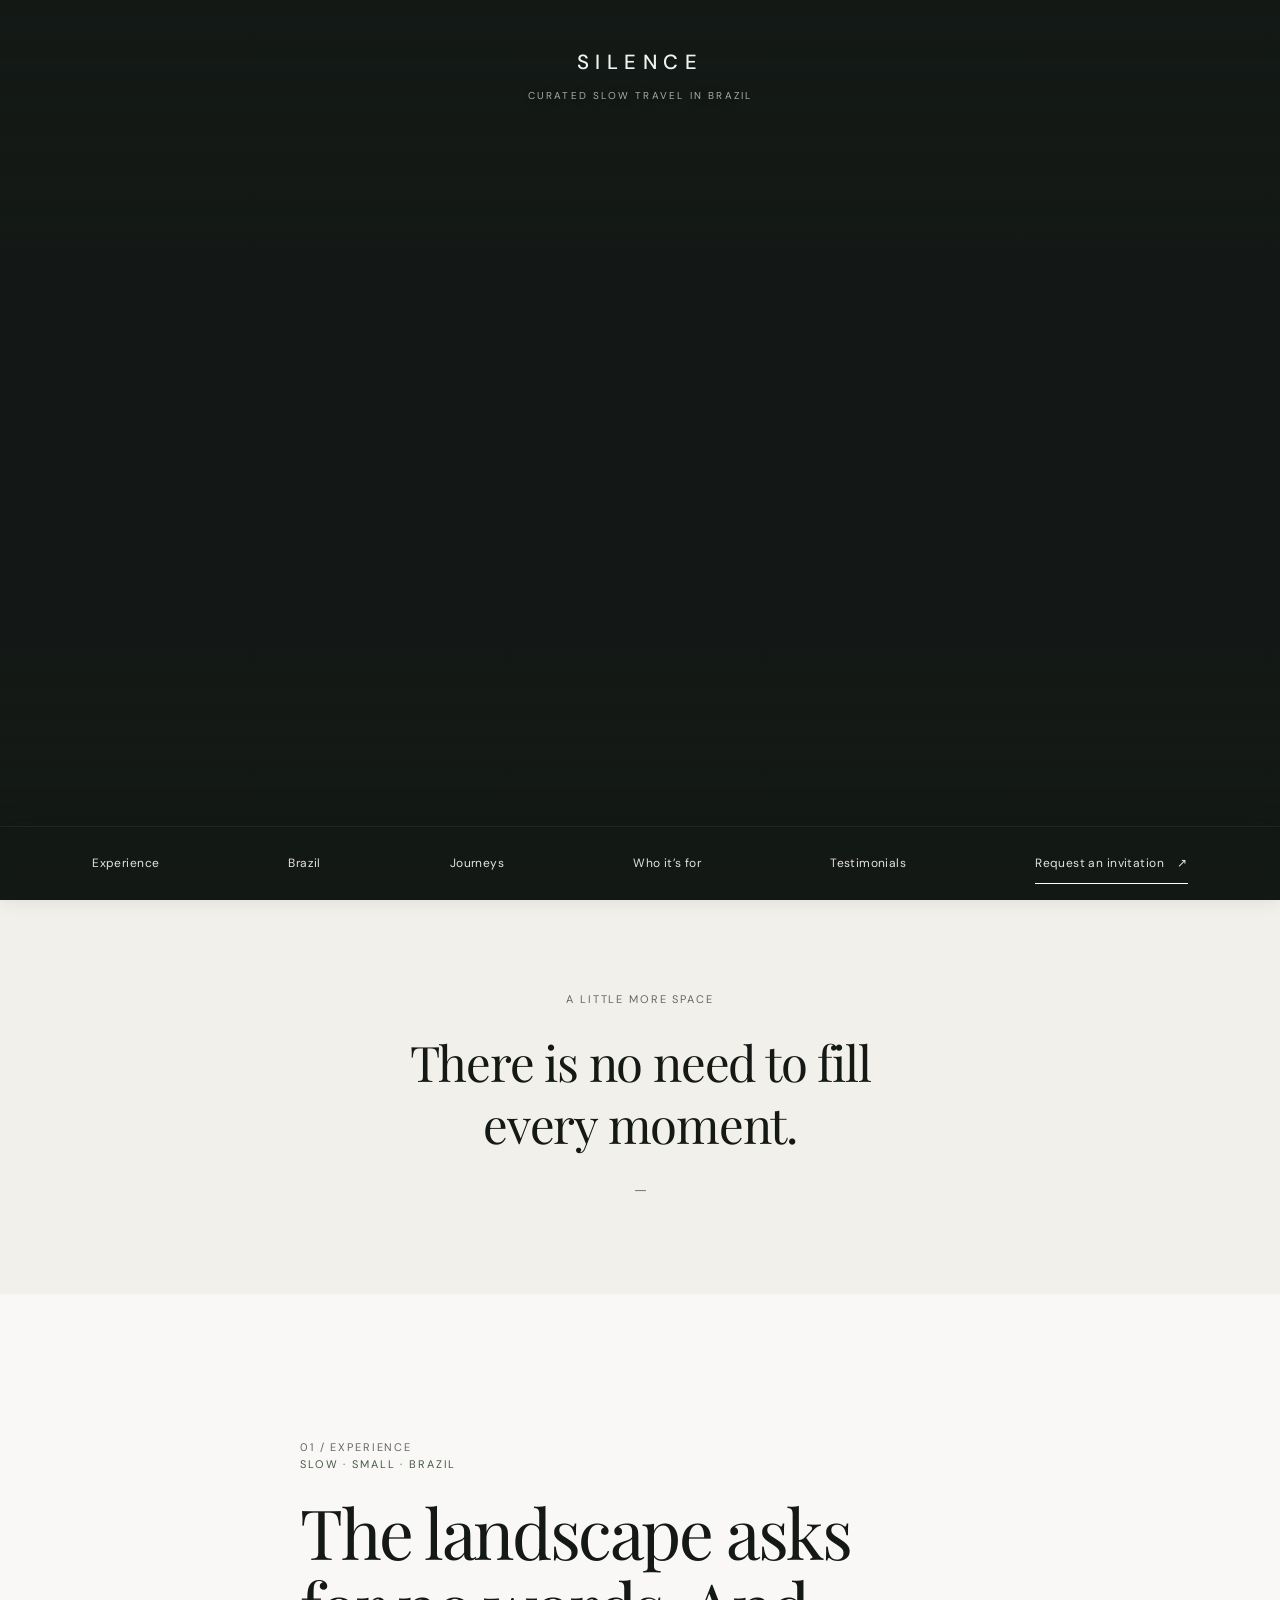
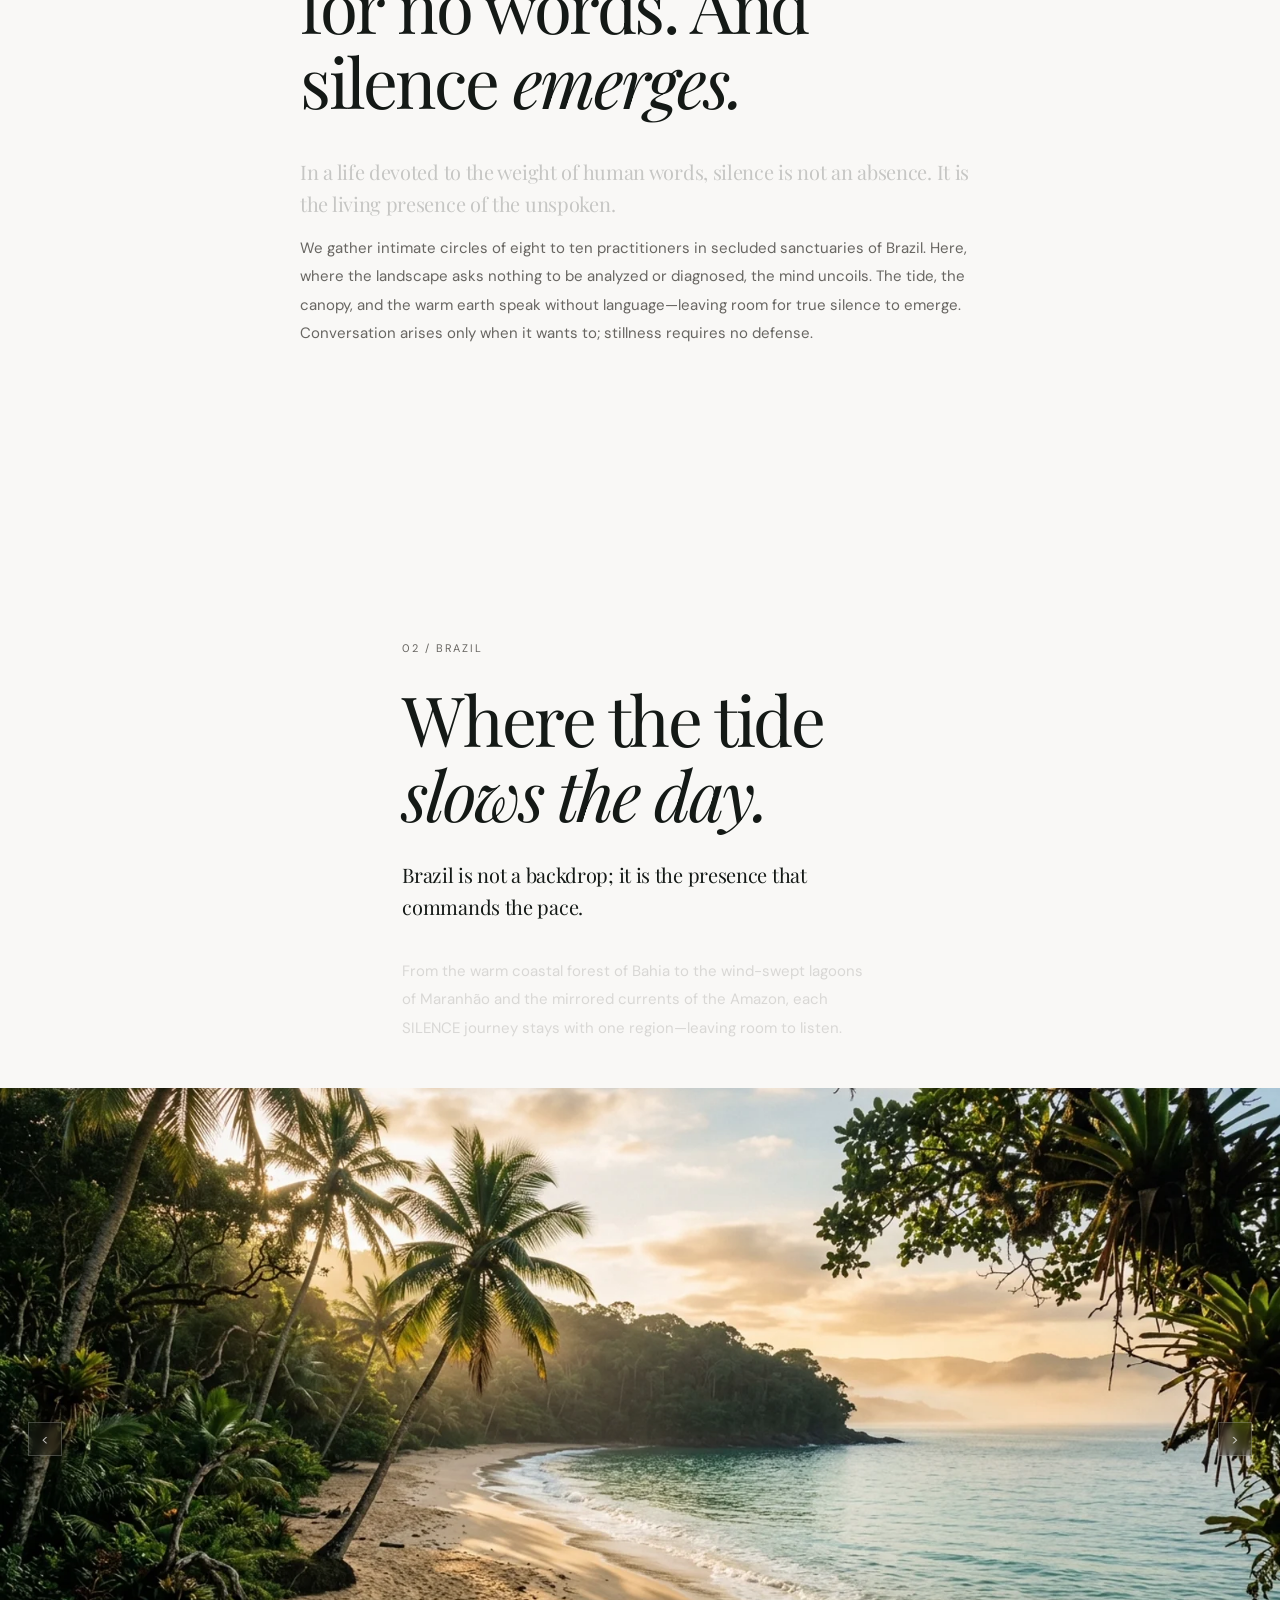
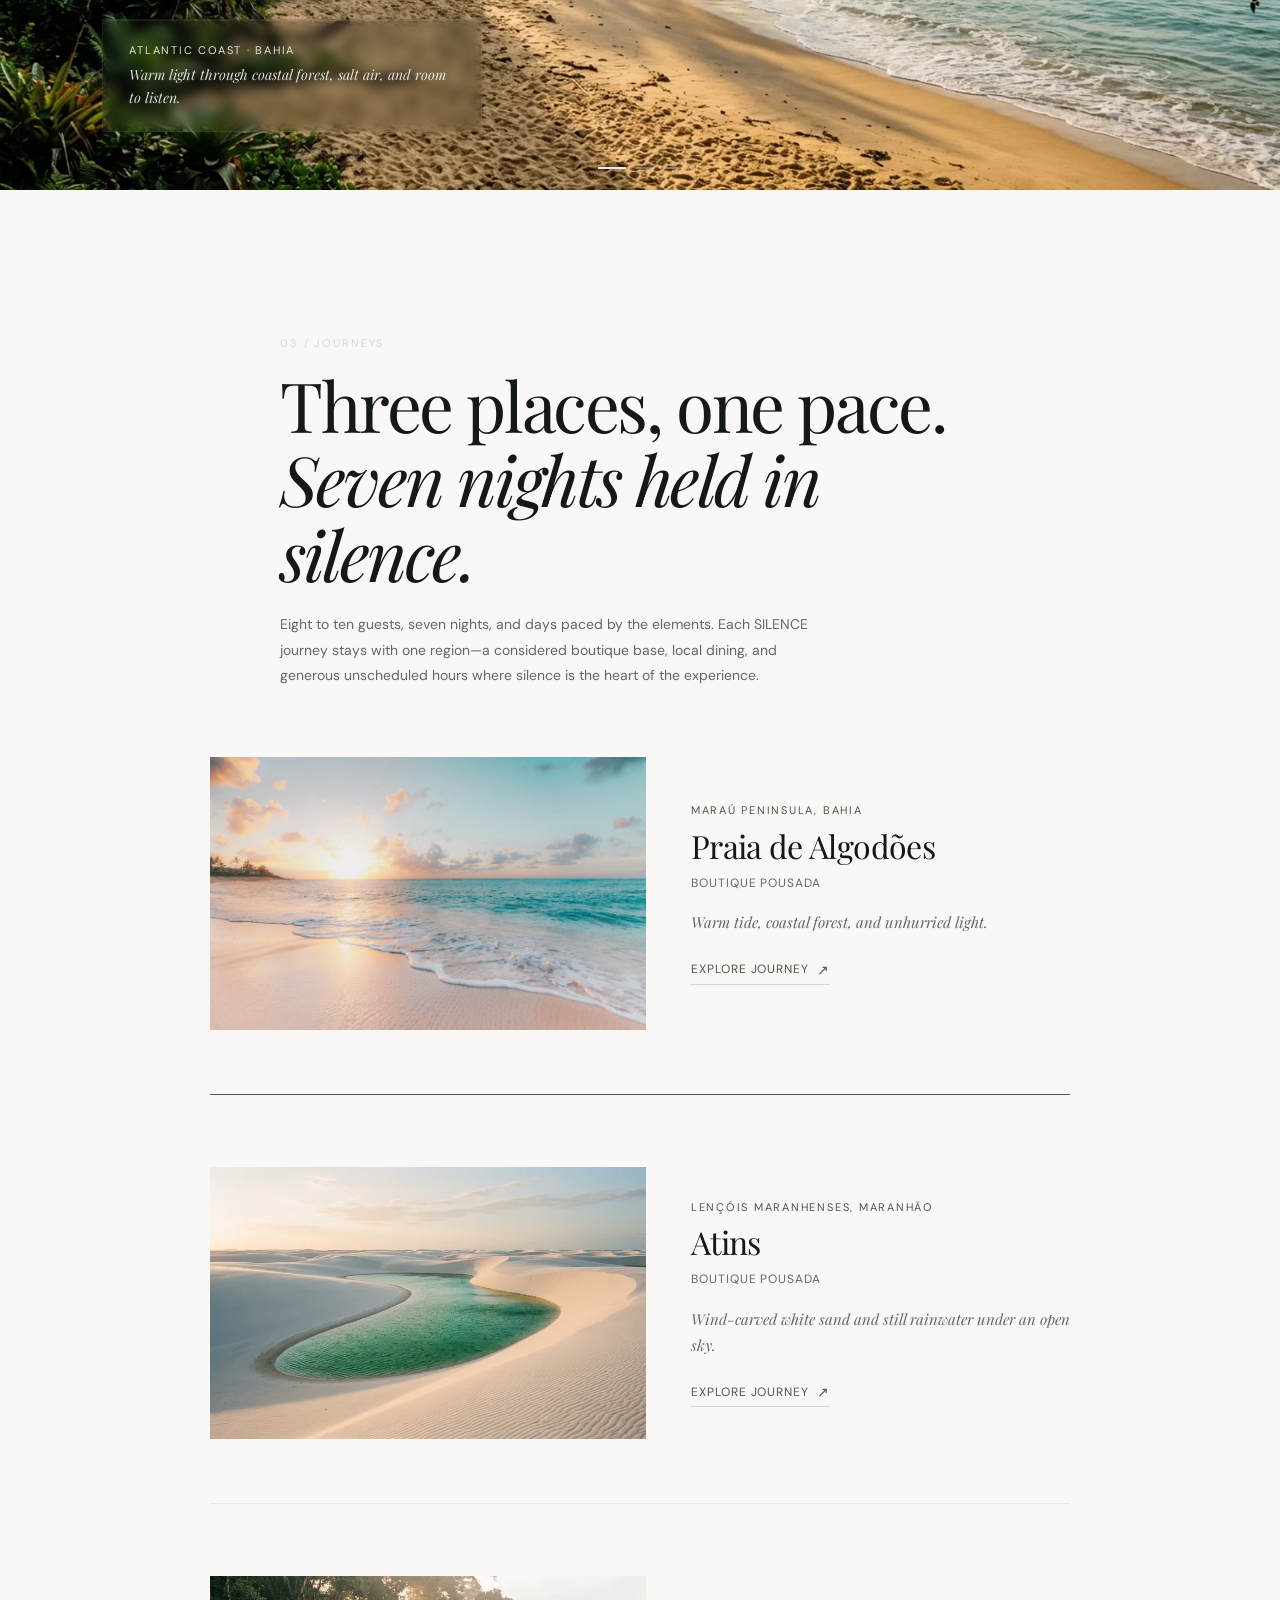
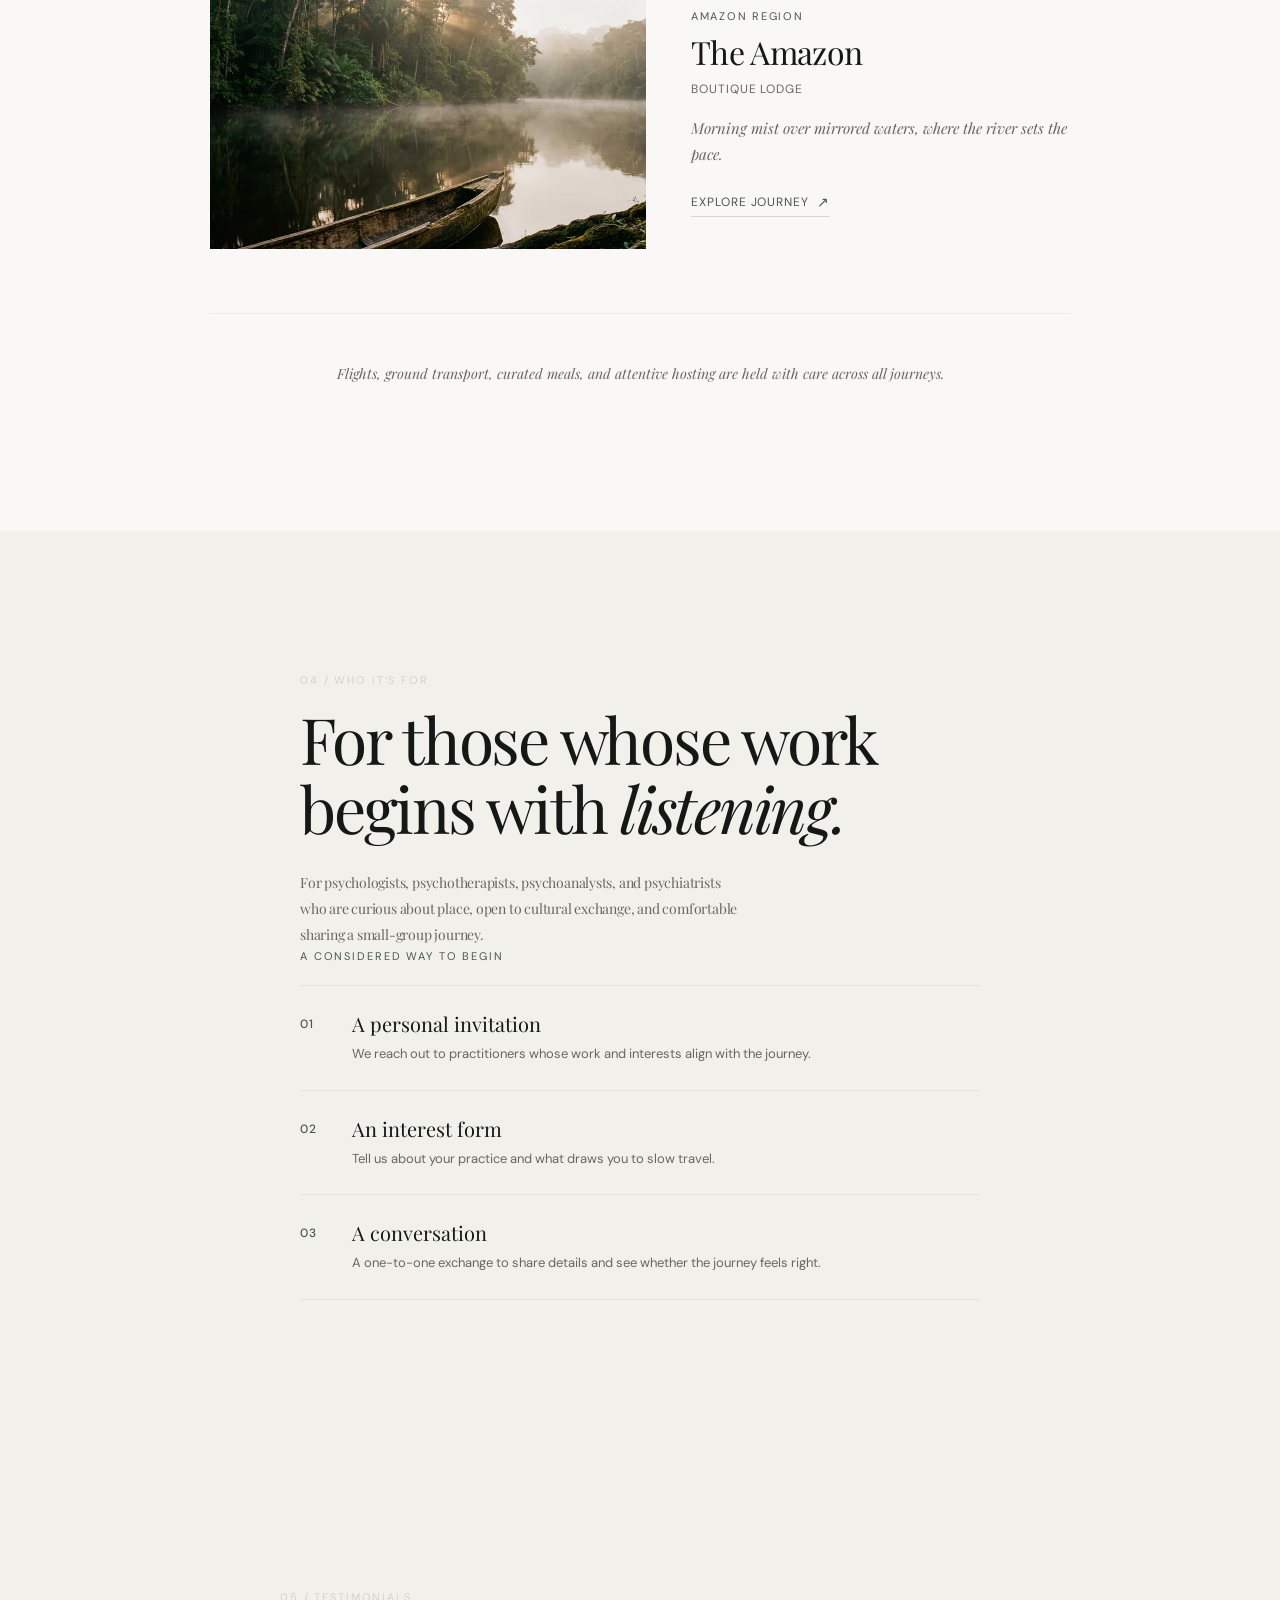
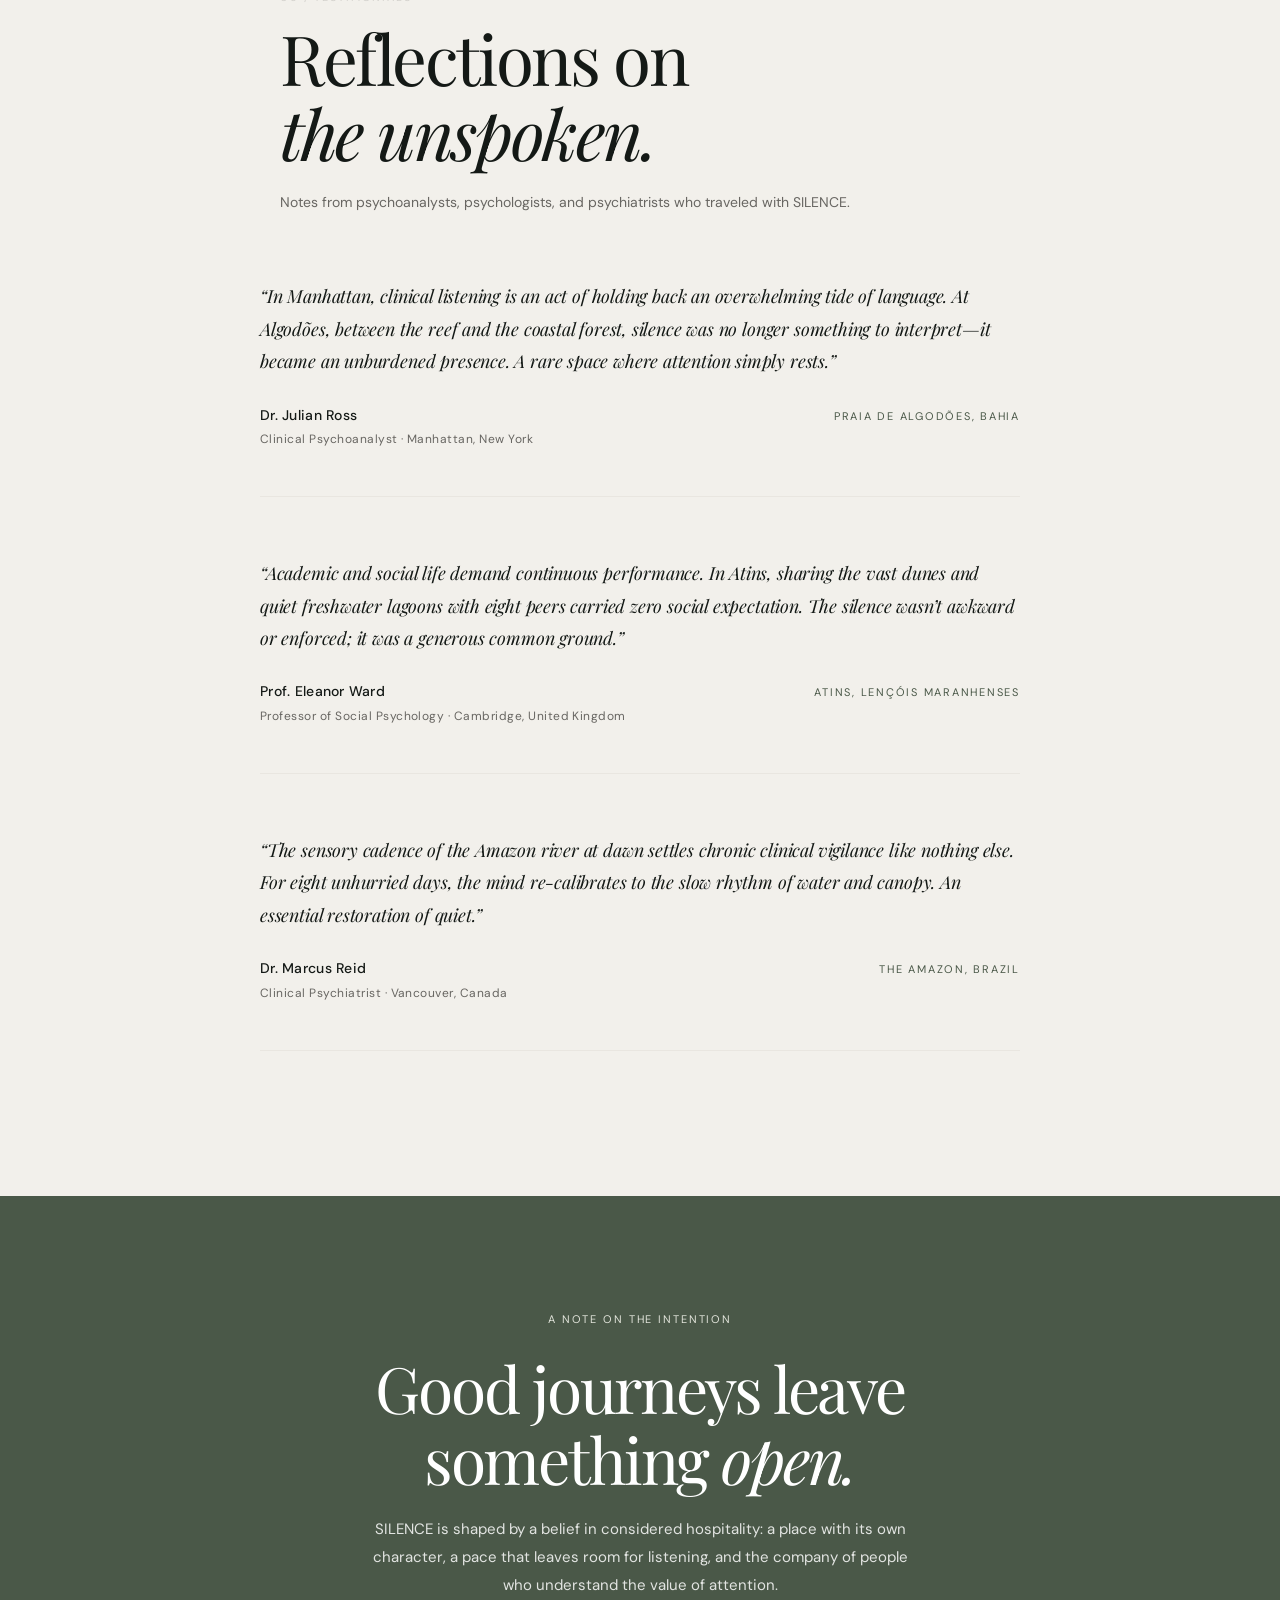
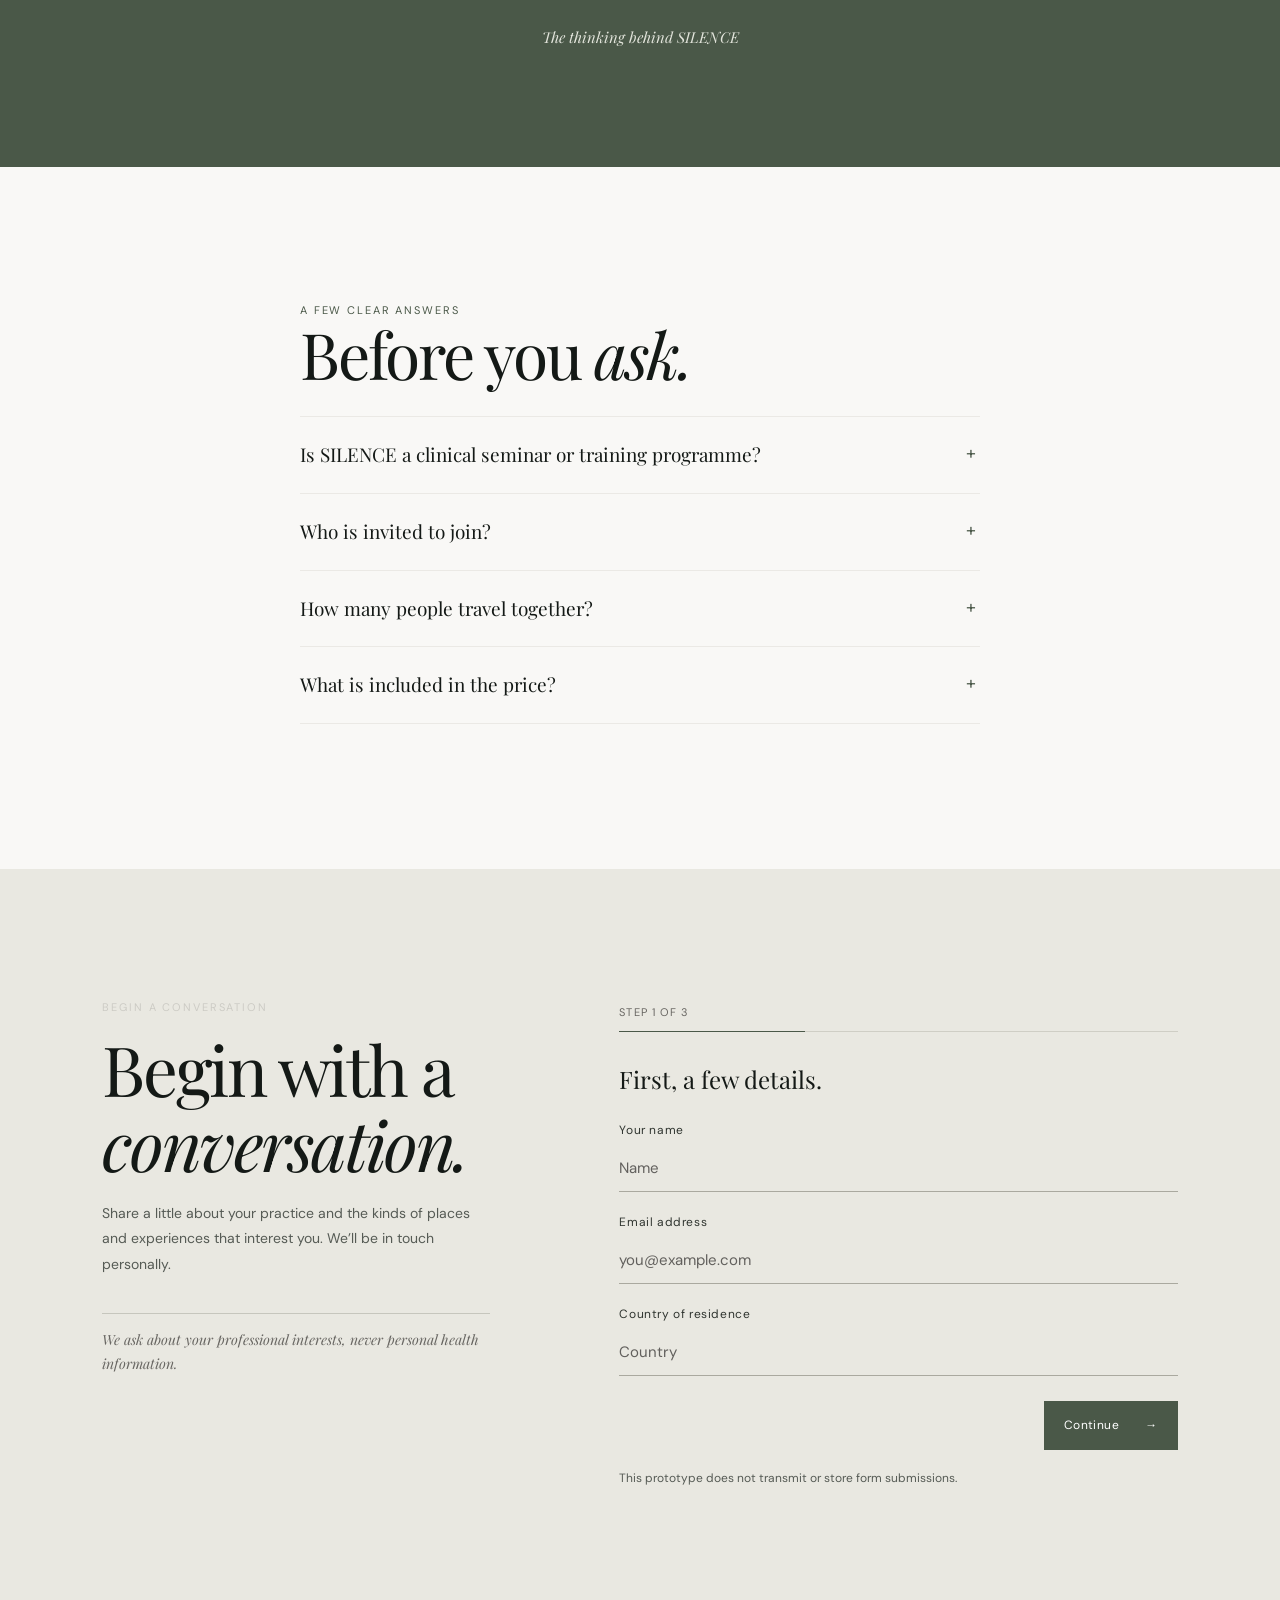
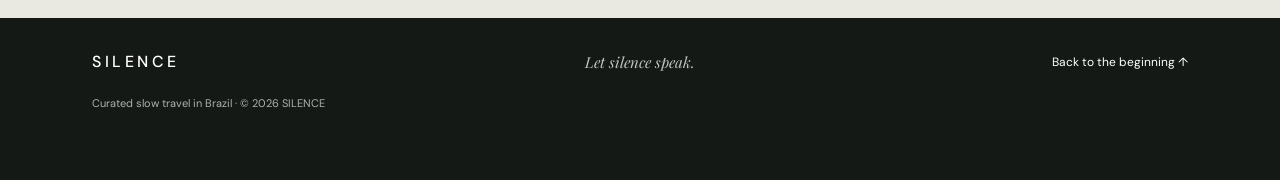
<file: index.html>
<!doctype html>
<html lang="en">
  <head>
    <meta charset="utf-8" />
    <meta name="viewport" content="width=device-width, initial-scale=1" />
    <meta
      name="description"
      content="SILENCE is a boutique travel company creating curated, slow travel experiences in Brazil for mental health professionals."
    />
    <meta name="theme-color" content="#f9f8f6" />
    <link rel="icon" type="image/svg+xml" href="favicon.svg" />
    <link rel="icon" type="image/png" sizes="32x32" href="favicon-32x32.png" />
    <link rel="icon" type="image/png" sizes="16x16" href="favicon-16x16.png" />
    <link rel="apple-touch-icon" sizes="180x180" href="apple-touch-icon.png" />
    <title>SILENCE — Let silence speak</title>
    <link rel="preconnect" href="https://player.vimeo.com" crossorigin />
    <link
      rel="preload"
      href="fonts/DMSans-normal-latin.woff2"
      as="font"
      type="font/woff2"
      crossorigin
    />
    <link
      rel="preload"
      href="fonts/PlayfairDisplay-normal-latin.woff2"
      as="font"
      type="font/woff2"
      crossorigin
    />
    <link rel="modulepreload" href="js/main.js" />
    <link rel="modulepreload" href="js/loader.js" />
    <link rel="modulepreload" href="js/header.js" />
    <link rel="modulepreload" href="js/menu.js" />
    <link rel="modulepreload" href="js/form.js" />
    <link rel="modulepreload" href="js/reveal.js" />
    <link rel="modulepreload" href="js/scrolly.js" />
    <link rel="modulepreload" href="js/journeys.js" />
    <link rel="modulepreload" href="js/testimonials.js" />
    <link rel="modulepreload" href="js/brazil-slider.js" />
    <link rel="stylesheet" href="styles.css" />
    <noscript>
      <style>
        .loader {
          display: none !important;
        }
        .is-loading {
          overflow: auto !important;
        }
      </style>
    </noscript>
    <script type="module" src="js/main.js"></script>
  </head>

  <body class="is-loading">
    <div class="loader"></div>
    <a class="skip-link" href="#main">Skip to content</a>

    <header class="site-header">
      <a class="wordmark" href="#home" aria-label="SILENCE home">SILENCE</a>
      <button
        class="menu-toggle"
        type="button"
        aria-expanded="false"
        aria-controls="site-nav"
        aria-label="Open navigation"
      >
        <span class="menu-toggle-label">Menu</span>
        <span class="menu-toggle-icon" aria-hidden="true">
          <span class="menu-line menu-line-top"></span>
          <span class="menu-line menu-line-middle"></span>
          <span class="menu-line menu-line-bottom"></span>
        </span>
      </button>
      <nav class="site-nav" id="site-nav" aria-label="Main navigation">
        <a class="nav-link" href="#philosophy">Experience</a>
        <a class="nav-link" href="#brazil">Brazil</a>
        <a class="nav-link" href="#journeys">Journeys</a>
        <a class="nav-link" href="#for-you">Who it’s for</a>
        <a class="nav-link" href="#testimonials">Testimonials</a>
        <a class="nav-invitation" href="#invitation">
          Request an invitation <span aria-hidden="true">↗</span>
        </a>
      </nav>
    </header>

    <main id="main">
      <section class="hero" id="home" aria-labelledby="hero-title">
        <!-- Full-bleed hero film via Vimeo background mode (720p, muted, loop).
             dnt=1 enables do-not-track; zero player.js required. -->
        <div class="hero-video-frame" aria-hidden="true">
          <iframe
            src="https://player.vimeo.com/video/1235961242?background=1&autoplay=1&muted=1&loop=1&dnt=1&badge=0&byline=0&title=0&portrait=0"
            title="Praia de Algodões, Bahia — slow water over sand at golden hour"
            frameborder="0"
            allow="autoplay; fullscreen; picture-in-picture"
            referrerpolicy="strict-origin-when-cross-origin"
          ></iframe>
        </div>
        <div class="hero-brand">
          <a
            class="wordmark hero-wordmark"
            href="#home"
            aria-label="SILENCE home"
          >
            SILENCE
          </a>
          <h1 class="hero-descriptor" id="hero-title">
            Curated slow travel in Brazil
          </h1>
        </div>
      </section>

      <section class="breather" aria-label="A pause">
        <p class="breather-overline">A little more space</p>
        <p class="breather-quote">
          There is no need to fill<br />every moment.
        </p>
        <span class="breather-mark" aria-hidden="true">—</span>
      </section>

      <section
        class="philosophy section-shell"
        id="philosophy"
        aria-labelledby="philosophy-title"
      >
        <div class="story-column">
          <p class="section-number" data-scrolly>01 / Experience</p>
          <p class="eyebrow story-eyebrow" data-scrolly>
            Slow · Small · Brazil
          </p>
          <h2 id="philosophy-title" data-scrolly>
            The landscape asks<br />for no words. And<br />silence
            <em>emerges.</em>
          </h2>
          <p class="story-lede" data-scrolly>
            In a life devoted to the weight of human words, silence is not an
            absence. It is the living presence of the unspoken.
          </p>
          <p class="story-text" data-scrolly>
            We gather intimate circles of eight to ten practitioners in secluded
            sanctuaries of Brazil. Here, where the landscape asks nothing to be
            analyzed or diagnosed, the mind uncoils. The tide, the canopy, and
            the warm earth speak without language—leaving room for true silence
            to emerge. Conversation arises only when it wants to; stillness
            requires no defense.
          </p>
        </div>
      </section>

      <section class="brazil" id="brazil" aria-labelledby="brazil-title">
        <div class="brazil-heading story-column section-shell">
          <p class="section-number" data-scrolly>02 / Brazil</p>
          <h2 id="brazil-title" data-scrolly>
            Where the tide<br /><em>slows the day.</em>
          </h2>
          <p class="story-lede" data-scrolly>
            Brazil is not a backdrop; it is the presence that commands the pace.
          </p>
          <p class="story-text" data-scrolly>
            From the warm coastal forest of Bahia to the wind-swept lagoons of
            Maranhão and the mirrored currents of the Amazon, each SILENCE
            journey stays with one region—leaving room to listen.
          </p>
        </div>

        <div
          class="brazil-image brazil-slider"
          id="brazil-slider"
          role="region"
          aria-roledescription="carousel"
          aria-label="Contemplative landscapes of Brazil"
        >
          <div class="brazil-slides" aria-live="polite">
            <figure
              class="brazil-slide is-active"
              data-slide-index="0"
              aria-hidden="false"
            >
              <img
                src="assets/images/brazil-coast-1600.webp"
                srcset="
                  assets/images/brazil-coast-1200.webp 1200w,
                  assets/images/brazil-coast-1600.webp 1600w
                "
                sizes="100vw"
                width="1600"
                height="900"
                alt="Golden sunlight filtering through native Atlantic coastal forest onto calm waters"
                loading="lazy"
                decoding="async"
              />
              <figcaption class="brazil-copy">
                <p class="brazil-caption-place">Atlantic Coast · Bahia</p>
                <p class="brazil-caption-text">
                  Warm light through coastal forest, salt air, and room to
                  listen.
                </p>
              </figcaption>
            </figure>

            <figure
              class="brazil-slide"
              data-slide-index="1"
              aria-hidden="true"
            >
              <img
                src="assets/images/brazil-dunes-1600.webp"
                srcset="
                  assets/images/brazil-dunes-1200.webp 1200w,
                  assets/images/brazil-dunes-1600.webp 1600w
                "
                sizes="100vw"
                width="1600"
                height="900"
                alt="Sweeping white sand dunes and still emerald rainwater lagoons at golden hour"
                loading="lazy"
                decoding="async"
              />
              <figcaption class="brazil-copy">
                <p class="brazil-caption-place">
                  Dunes &amp; Lagoons · Lençóis Maranhenses
                </p>
                <p class="brazil-caption-text">
                  Wind-carved white sand and clear rainwater under an unhurried
                  sky.
                </p>
              </figcaption>
            </figure>

            <figure
              class="brazil-slide"
              data-slide-index="2"
              aria-hidden="true"
            >
              <img
                src="assets/images/brazil-amazon-1600.webp"
                srcset="
                  assets/images/brazil-amazon-1200.webp 1200w,
                  assets/images/brazil-amazon-1600.webp 1600w
                "
                sizes="100vw"
                width="1600"
                height="900"
                alt="Morning mist rising over calm mirrored river waters and dense rainforest canopy"
                loading="lazy"
                decoding="async"
              />
              <figcaption class="brazil-copy">
                <p class="brazil-caption-place">
                  Forest &amp; River · The Amazon
                </p>
                <p class="brazil-caption-text">
                  Morning mist over mirrored waters, where silence is the
                  deepest presence.
                </p>
              </figcaption>
            </figure>
          </div>

          <button
            class="brazil-slider-btn brazil-slider-btn-prev"
            type="button"
            data-slide-prev
            aria-label="Previous landscape"
          >
            <span aria-hidden="true">&lt;</span>
          </button>

          <button
            class="brazil-slider-btn brazil-slider-btn-next"
            type="button"
            data-slide-next
            aria-label="Next landscape"
          >
            <span aria-hidden="true">&gt;</span>
          </button>

          <div
            class="brazil-slider-dots"
            role="group"
            aria-label="Select landscape slide"
          >
            <button
              class="brazil-slider-dot is-active"
              type="button"
              aria-current="true"
              aria-label="Slide 1: Atlantic coast"
              data-slide-to="0"
            ></button>
            <button
              class="brazil-slider-dot"
              type="button"
              aria-current="false"
              aria-label="Slide 2: Dunes and lagoons"
              data-slide-to="1"
            ></button>
            <button
              class="brazil-slider-dot"
              type="button"
              aria-current="false"
              aria-label="Slide 3: Forest and river"
              data-slide-to="2"
            ></button>
          </div>
        </div>
      </section>

      <section
        class="journeys section-shell"
        id="journeys"
        aria-labelledby="journeys-title"
      >
        <div class="journeys-heading story-column">
          <p class="section-number" data-scrolly>03 / Journeys</p>
          <h2 id="journeys-title" data-scrolly>
            Three places, one pace.<br /><em>Seven nights held in silence.</em>
          </h2>
          <p class="journeys-intro" data-scrolly>
            Eight to ten guests, seven nights, and days paced by the elements.
            Each SILENCE journey stays with one region—a considered boutique
            base, local dining, and generous unscheduled hours where silence is
            the heart of the experience.
          </p>
        </div>

        <div class="journeys-flow" id="journeys-grid" data-scrolly-children>
          <article
            class="journey-card journey-card-flagship"
            tabindex="0"
            role="button"
            aria-haspopup="dialog"
            aria-label="View details for Praia de Algodões"
            data-journey-id="algodoes"
          >
            <div class="journey-image">
              <img
                src="assets/images/journeys/algodoes.webp"
                alt="Golden hour over calm waters and palm trees at Praia de Algodões, Bahia"
                loading="lazy"
                decoding="async"
              />
            </div>
            <div class="journey-body">
              <p class="eyebrow">Maraú Peninsula, Bahia</p>
              <h3>Praia de Algodões</h3>
              <p class="journey-region">Boutique pousada</p>
              <p class="journey-axiom" data-field="axiom">
                Warm tide, coastal forest, and unhurried light.
              </p>
              <span class="journey-expand-hint">
                <span>Explore journey</span>
                <span class="journey-expand-icon" aria-hidden="true">↗</span>
              </span>
            </div>
          </article>

          <article
            class="journey-card"
            tabindex="0"
            role="button"
            aria-haspopup="dialog"
            aria-label="View details for Atins"
            data-journey-id="atins"
          >
            <div class="journey-image">
              <img
                src="assets/images/journeys/atins.webp"
                alt="White sand dunes and fresh water lagoons in Atins, Lençóis Maranhenses"
                loading="lazy"
                decoding="async"
              />
            </div>
            <div class="journey-body">
              <p class="eyebrow">Lençóis Maranhenses, Maranhão</p>
              <h3>Atins</h3>
              <p class="journey-region">Boutique pousada</p>
              <p class="journey-axiom" data-field="axiom">
                Wind-carved white sand and still rainwater under an open sky.
              </p>
              <span class="journey-expand-hint">
                <span>Explore journey</span>
                <span class="journey-expand-icon" aria-hidden="true">↗</span>
              </span>
            </div>
          </article>

          <article
            class="journey-card"
            tabindex="0"
            role="button"
            aria-haspopup="dialog"
            aria-label="View details for The Amazon"
            data-journey-id="amazon"
          >
            <div class="journey-image">
              <img
                src="assets/images/journeys/amazon.webp"
                alt="Forest canopy and calm river waters in the Amazon region"
                loading="lazy"
                decoding="async"
              />
            </div>
            <div class="journey-body">
              <p class="eyebrow">Amazon region</p>
              <h3>The Amazon</h3>
              <p class="journey-region">Boutique lodge</p>
              <p class="journey-axiom" data-field="axiom">
                Morning mist over mirrored waters, where the river sets the
                pace.
              </p>
              <span class="journey-expand-hint">
                <span>Explore journey</span>
                <span class="journey-expand-icon" aria-hidden="true">↗</span>
              </span>
            </div>
          </article>
        </div>

        <template id="journey-card-template">
          <article
            class="journey-card"
            tabindex="0"
            role="button"
            aria-haspopup="dialog"
          >
            <div class="journey-image" data-field="image-container"></div>
            <div class="journey-body">
              <p class="eyebrow" data-field="eyebrow"></p>
              <h3 data-field="name"></h3>
              <p class="journey-region" data-field="region"></p>
              <p class="journey-axiom" data-field="axiom"></p>
              <span class="journey-expand-hint">
                <span>Explore journey</span>
                <span class="journey-expand-icon" aria-hidden="true">↗</span>
              </span>
            </div>
          </article>
        </template>

        <div
          class="journey-dossier"
          id="journey-dossier"
          role="dialog"
          aria-modal="true"
          aria-labelledby="dossier-title"
          hidden
        >
          <div
            class="journey-dossier-backdrop"
            data-dossier-close
            tabindex="-1"
          ></div>
          <article class="journey-dossier-panel" id="journey-dossier-panel">
            <div class="dossier-media">
              <div class="dossier-image" id="dossier-image"></div>
              <dl class="dossier-meta">
                <div class="dossier-meta-item">
                  <dt>Duration</dt>
                  <dd id="dossier-duration">7 nights / 8 days</dd>
                </div>
                <div class="dossier-meta-item">
                  <dt>Group</dt>
                  <dd id="dossier-group">8–10 guests</dd>
                </div>
                <div class="dossier-meta-item">
                  <dt>Hospitality</dt>
                  <dd id="dossier-accommodation">Boutique pousada</dd>
                </div>
              </dl>
            </div>
            <div class="dossier-content">
              <div class="dossier-header">
                <p class="eyebrow" id="dossier-eyebrow"></p>
                <button
                  class="dossier-close-btn"
                  type="button"
                  data-dossier-close
                  aria-label="Close journey details"
                >
                  <span>Close</span>
                  <span class="dossier-close-icon" aria-hidden="true">×</span>
                </button>
              </div>
              <h3 id="dossier-title"></h3>
              <p class="dossier-axiom" id="dossier-axiom"></p>
              <span class="aside-line"></span>
              <p class="dossier-description" id="dossier-description"></p>
              <div
                class="dossier-highlights-wrap"
                id="dossier-highlights-wrap"
              >
                <p class="dossier-highlights-title">
                  Sensory notes &amp; presence
                </p>
                <ul class="dossier-highlights" id="dossier-highlights"></ul>
              </div>
              <div class="dossier-actions">
                <a
                  class="button button-dark"
                  href="#invitation"
                  id="dossier-cta"
                  data-journey=""
                >
                  <span id="dossier-cta-label">Enquire about this journey</span>
                  <span aria-hidden="true">↗</span>
                </a>
              </div>
            </div>
          </article>
        </div>

        <p class="journeys-note" data-scrolly>
          Flights, ground transport, curated meals, and attentive hosting are
          held with care across all journeys.
        </p>
      </section>

      <section
        class="audience section-shell"
        id="for-you"
        aria-labelledby="audience-title"
      >
        <div class="audience-heading story-column">
          <p class="section-number" data-scrolly>04 / Who it’s for</p>
          <h2 id="audience-title" data-scrolly>
            For those whose work<br />begins with <em>listening.</em>
          </h2>
          <p class="audience-intro story-lede" data-scrolly>
            For psychologists, psychotherapists, psychoanalysts, and
            psychiatrists who are curious about place, open to cultural
            exchange, and comfortable sharing a small-group journey.
          </p>
        </div>
        <div class="selection story-column" data-scrolly>
          <p class="eyebrow selection-eyebrow">A considered way to begin</p>
          <ol class="selection-list">
            <li class="selection-item">
              <span class="selection-step">01</span>
              <div>
                <h3 class="selection-title">A personal invitation</h3>
                <p class="selection-text">
                  We reach out to practitioners whose work and interests align
                  with the journey.
                </p>
              </div>
            </li>
            <li class="selection-item">
              <span class="selection-step">02</span>
              <div>
                <h3 class="selection-title">An interest form</h3>
                <p class="selection-text">
                  Tell us about your practice and what draws you to slow travel.
                </p>
              </div>
            </li>
            <li class="selection-item">
              <span class="selection-step">03</span>
              <div>
                <h3 class="selection-title">A conversation</h3>
                <p class="selection-text">
                  A one-to-one exchange to share details and see whether the
                  journey feels right.
                </p>
              </div>
            </li>
          </ol>
        </div>
      </section>

      <section
        class="testimonials section-shell"
        id="testimonials"
        aria-labelledby="testimonials-title"
      >
        <div class="testimonials-heading story-column">
          <p class="section-number" data-scrolly>05 / Testimonials</p>
          <h2 id="testimonials-title" data-scrolly>
            Reflections on<br /><em>the unspoken.</em>
          </h2>
          <p class="testimonials-intro" data-scrolly>
            Notes from psychoanalysts, psychologists, and psychiatrists who
            traveled with SILENCE.
          </p>
        </div>
        <div
          class="testimonials-flow"
          id="testimonials-grid"
          data-scrolly-children
        >
          <article class="testimonial-card" data-id="julian-ross">
            <blockquote class="testimonial-body">
              <p class="testimonial-quote">
                “In Manhattan, clinical listening is an act of holding back an
                overwhelming tide of language. At Algodões, between the reef and
                the coastal forest, silence was no longer something to
                interpret—it became an unburdened presence. A rare space where
                attention simply rests.”
              </p>
              <footer class="testimonial-footer">
                <div class="testimonial-meta">
                  <cite class="testimonial-author">Dr. Julian Ross</cite>
                  <span class="testimonial-role">
                    Clinical Psychoanalyst · Manhattan, New York
                  </span>
                </div>
                <span class="testimonial-journey">
                  Praia de Algodões, Bahia
                </span>
              </footer>
            </blockquote>
          </article>
          <article class="testimonial-card" data-id="eleanor-ward">
            <blockquote class="testimonial-body">
              <p class="testimonial-quote">
                “Academic and social life demand continuous performance. In
                Atins, sharing the vast dunes and quiet freshwater lagoons with
                eight peers carried zero social expectation. The silence wasn’t
                awkward or enforced; it was a generous common ground.”
              </p>
              <footer class="testimonial-footer">
                <div class="testimonial-meta">
                  <cite class="testimonial-author">Prof. Eleanor Ward</cite>
                  <span class="testimonial-role">
                    Professor of Social Psychology · Cambridge, United Kingdom
                  </span>
                </div>
                <span class="testimonial-journey">
                  Atins, Lençóis Maranhenses
                </span>
              </footer>
            </blockquote>
          </article>
          <article class="testimonial-card" data-id="marcus-reid">
            <blockquote class="testimonial-body">
              <p class="testimonial-quote">
                “The sensory cadence of the Amazon river at dawn settles chronic
                clinical vigilance like nothing else. For eight unhurried days,
                the mind re-calibrates to the slow rhythm of water and canopy.
                An essential restoration of quiet.”
              </p>
              <footer class="testimonial-footer">
                <div class="testimonial-meta">
                  <cite class="testimonial-author">Dr. Marcus Reid</cite>
                  <span class="testimonial-role">
                    Clinical Psychiatrist · Vancouver, Canada
                  </span>
                </div>
                <span class="testimonial-journey">The Amazon, Brazil</span>
              </footer>
            </blockquote>
          </article>
        </div>

        <template id="testimonial-card-template">
          <article class="testimonial-card">
            <blockquote class="testimonial-body">
              <p class="testimonial-quote" data-field="quote"></p>
              <footer class="testimonial-footer">
                <div class="testimonial-meta">
                  <cite class="testimonial-author" data-field="author"></cite>
                  <span class="testimonial-role" data-field="role"></span>
                </div>
                <span class="testimonial-journey" data-field="journey"></span>
              </footer>
            </blockquote>
          </article>
        </template>
      </section>

      <section class="founder" aria-labelledby="founder-title">
        <div class="founder-inner story-column" data-scrolly>
          <p class="eyebrow">A note on the intention</p>
          <h2 id="founder-title">
            Good journeys leave<br />something <em>open.</em>
          </h2>
          <p class="founder-body">
            SILENCE is shaped by a belief in considered hospitality: a place
            with its own character, a pace that leaves room for listening, and
            the company of people who understand the value of attention.
          </p>
          <span class="founder-signature">The thinking behind SILENCE</span>
        </div>
      </section>

      <section class="faq section-shell" id="faq" aria-labelledby="faq-title">
        <div class="faq-heading story-column">
          <p class="eyebrow" data-scrolly>A few clear answers</p>
          <h2 id="faq-title" data-scrolly>Before you <em>ask.</em></h2>
        </div>
        <div class="faq-list story-column" data-scrolly>
          <details class="faq-item">
            <summary class="faq-question">
              Is SILENCE a clinical seminar or training programme?
            </summary>
            <p class="faq-answer">
              No. SILENCE is not a clinical seminar, training programme, or
              performative itinerary—there are no lectures, clinical sessions,
              or continuing education credits. It is an unhurried travel
              experience held with restraint, where words need no rehearsal and
              silence is a shared sanctuary.
            </p>
          </details>
          <details class="faq-item">
            <summary class="faq-question">Who is invited to join?</summary>
            <p class="faq-answer">
              Psychologists, psychotherapists, psychoanalysts, and psychiatrists
              interested in a thoughtful, small-group journey in Brazil.
            </p>
          </details>
          <details class="faq-item">
            <summary class="faq-question">
              How many people travel together?
            </summary>
            <p class="faq-answer">
              Each journey is designed for a group of eight to ten guests.
            </p>
          </details>
          <details class="faq-item">
            <summary class="faq-question">
              What is included in the price?
            </summary>
            <p class="faq-answer">
              Flights, ground transport, the full meal plan, and attentive
              hosting are shared transparently with each invitation before a
              booking is confirmed.
            </p>
          </details>
        </div>
      </section>

      <section
        class="invitation"
        id="invitation"
        aria-labelledby="invitation-title"
      >
        <div class="invitation-intro">
          <p class="section-number" data-scrolly>Begin a conversation</p>
          <h2 id="invitation-title" data-scrolly>
            Begin with a<br /><em>conversation.</em>
          </h2>
          <p class="invitation-body" data-scrolly>
            Share a little about your practice and the kinds of places and
            experiences that interest you. We’ll be in touch personally.
          </p>
          <p class="privacy-note" data-scrolly>
            We ask about your professional interests, never personal health
            information.
          </p>
        </div>

        <div class="invitation-form-wrap">
          <div class="form-progress">
            <span class="step-count" id="step-count" aria-live="polite">
              Step 1 of 3
            </span>
            <div
              class="progress-track"
              id="progress-track"
              role="progressbar"
              aria-label="Form progress"
              aria-valuemin="1"
              aria-valuemax="3"
              aria-valuenow="1"
            >
              <span class="progress-fill"></span>
            </div>
          </div>

          <form class="invitation-form" id="invitation-form" novalidate>
            <!-- Anti-spam honeypot: hidden from humans and assistive tech -->
            <input
              type="text"
              name="website"
              tabindex="-1"
              autocomplete="off"
              class="visually-hidden"
              aria-hidden="true"
            />

            <fieldset class="form-step" data-step="0">
              <legend class="form-legend">First, a few details.</legend>
              <label class="form-field">
                <span class="form-label">Your name</span>
                <input
                  class="form-input"
                  name="name"
                  autocomplete="name"
                  placeholder="Name"
                  required
                />
              </label>
              <label class="form-field">
                <span class="form-label">Email address</span>
                <input
                  class="form-input"
                  name="email"
                  type="email"
                  autocomplete="email"
                  placeholder="you@example.com"
                  required
                />
              </label>
              <label class="form-field">
                <span class="form-label">Country of residence</span>
                <input
                  class="form-input"
                  name="country"
                  autocomplete="country-name"
                  placeholder="Country"
                  required
                />
              </label>
              <div class="form-actions form-actions-end">
                <button class="button button-dark" type="button" data-next>
                  Continue <span aria-hidden="true">→</span>
                </button>
              </div>
            </fieldset>

            <fieldset class="form-step" data-step="1" hidden>
              <legend class="form-legend">Tell us about your practice.</legend>
              <label class="form-field">
                <span class="form-label">Your field</span>
                <select class="form-select" name="profession" required>
                  <option value="" disabled selected>
                    Select your profession
                  </option>
                  <option>Psychology</option>
                  <option>Psychotherapy</option>
                  <option>Psychoanalysis</option>
                  <option>Psychiatry</option>
                  <option>Another mental health profession</option>
                </select>
              </label>
              <label class="form-field">
                <span class="form-label">Years in practice</span>
                <select class="form-select" name="experience" required>
                  <option value="" disabled selected>Select a range</option>
                  <option>Under 5 years</option>
                  <option>5–10 years</option>
                  <option>11–20 years</option>
                  <option>More than 20 years</option>
                </select>
              </label>
              <label class="form-field">
                <span class="form-label">Preferred language</span>
                <select class="form-select" name="language" required>
                  <option value="" disabled selected>Select a language</option>
                  <option>English</option>
                  <option>Portuguese</option>
                  <option>Spanish</option>
                  <option>Other</option>
                </select>
              </label>
              <div class="form-actions">
                <button
                  class="button button-quiet"
                  type="button"
                  data-previous
                >
                  Back
                </button>
                <button class="button button-dark" type="button" data-next>
                  Continue <span aria-hidden="true">→</span>
                </button>
              </div>
            </fieldset>

            <fieldset class="form-step" data-step="2" hidden>
              <legend class="form-legend">
                What draws you to this kind of journey?
              </legend>
              <label class="form-field">
                <span class="form-label">Destination of interest</span>
                <select
                  class="form-select"
                  name="journey"
                  id="journey-select"
                >
                  <option value="">Open to any destination</option>
                  <option value="algodoes">
                    Praia de Algodões (Maraú Peninsula, Bahia)
                  </option>
                  <option value="atins">
                    Atins (Lençóis Maranhenses, Maranhão)
                  </option>
                  <option value="amazon">The Amazon (Amazon region)</option>
                </select>
              </label>
              <fieldset class="interest-options">
                <legend class="visually-hidden">
                  Choose any interests that appeal to you
                </legend>
                <label class="interest-option">
                  <input
                    type="checkbox"
                    name="interests"
                    value="Landscape and nature"
                  />
                  <span>Landscape and nature</span>
                </label>
                <label class="interest-option">
                  <input
                    type="checkbox"
                    name="interests"
                    value="Architecture and place"
                  />
                  <span>Architecture and place</span>
                </label>
                <label class="interest-option">
                  <input
                    type="checkbox"
                    name="interests"
                    value="Local food and culture"
                  />
                  <span>Local food and culture</span>
                </label>
                <label class="interest-option">
                  <input
                    type="checkbox"
                    name="interests"
                    value="Time for reflection"
                  />
                  <span>Time for reflection</span>
                </label>
                <label class="interest-option">
                  <input
                    type="checkbox"
                    name="interests"
                    value="Conversation with peers"
                  />
                  <span>Conversation with peers</span>
                </label>
              </fieldset>
              <label class="form-field">
                <span class="form-label">A little more, if you wish</span>
                <textarea
                  class="form-textarea"
                  name="motivation"
                  rows="3"
                  placeholder="What would you like us to know about your interests?"
                ></textarea>
              </label>
              <div class="form-actions">
                <button
                  class="button button-quiet"
                  type="button"
                  data-previous
                >
                  Back
                </button>
                <button class="button button-dark" type="submit">
                  Send an interest form <span aria-hidden="true">↗</span>
                </button>
              </div>
            </fieldset>
          </form>

          <p class="form-note">
            This prototype does not transmit or store form submissions.
          </p>
          <p
            class="form-success"
            id="form-success"
            role="status"
            tabindex="-1"
            hidden
          >
            Thank you. We will be in touch personally.
          </p>
        </div>
      </section>
    </main>

    <footer class="site-footer">
      <a class="wordmark" href="#home">SILENCE</a>
      <p class="footer-tagline">Let silence speak.</p>
      <a class="footer-top-link" href="#home">Back to the beginning ↑</a>
      <small class="footer-copyright">
        Curated slow travel in Brazil · © 2026 SILENCE
      </small>
    </footer>
  </body>
</html>
</file>
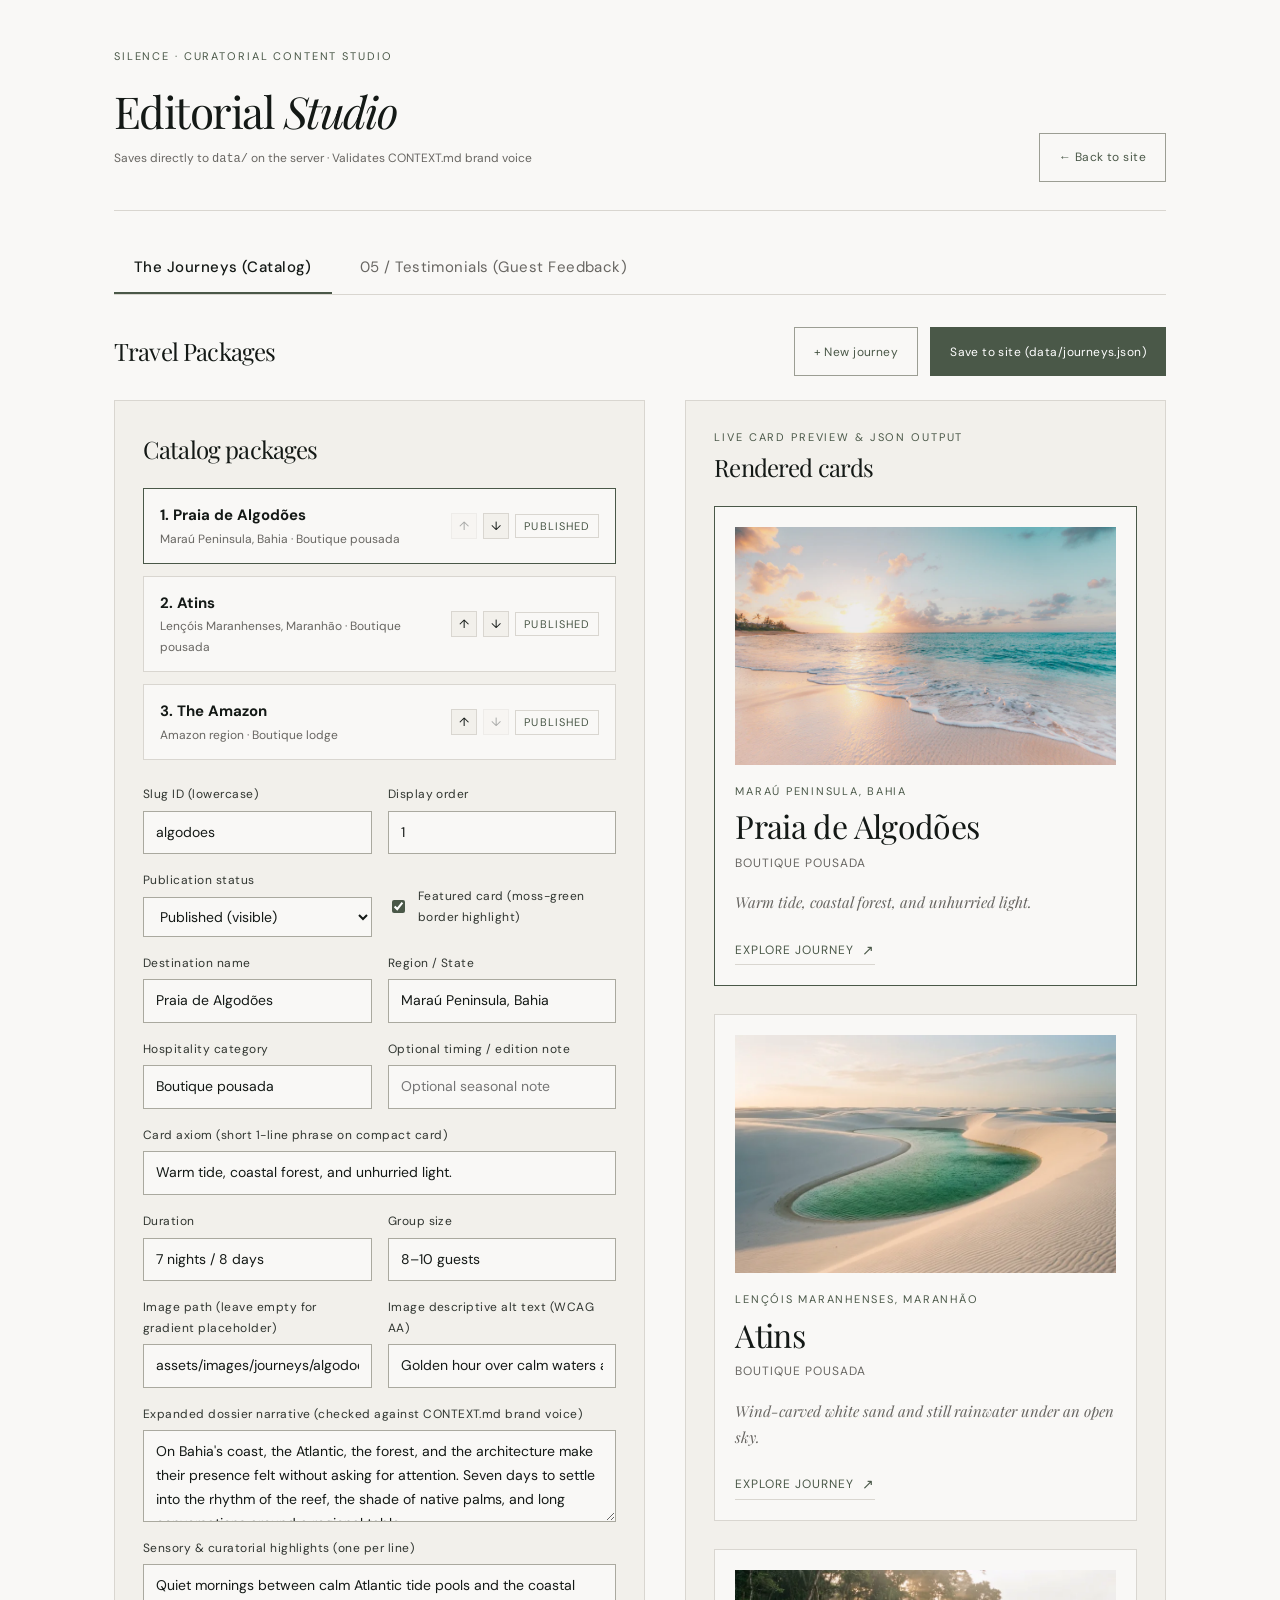
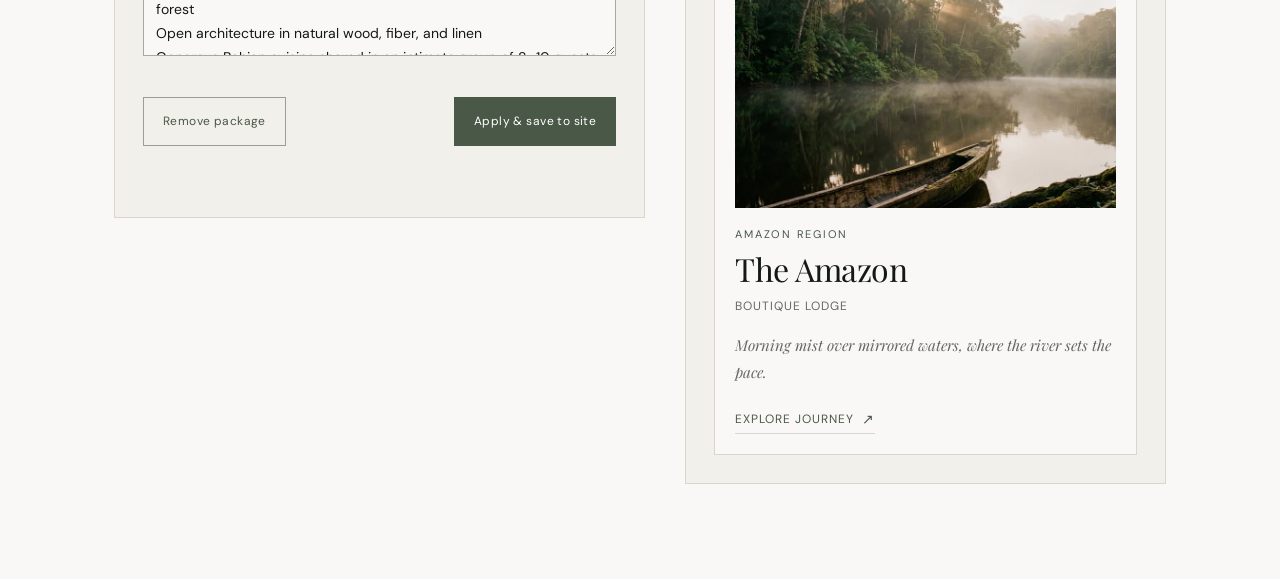
<file: admin/index.html>
<!doctype html>
<html lang="en">
  <head>
    <meta charset="utf-8" />
    <meta name="viewport" content="width=device-width, initial-scale=1" />
    <meta name="robots" content="noindex, nofollow" />
    <title>SILENCE — Curatorial Admin (Git-Based CMS)</title>
    <link rel="icon" type="image/svg+xml" href="../favicon.svg" />
    <link rel="icon" type="image/png" sizes="32x32" href="../favicon-32x32.png" />
    <link rel="icon" type="image/png" sizes="16x16" href="../favicon-16x16.png" />
    <link rel="apple-touch-icon" sizes="180x180" href="../apple-touch-icon.png" />
    <link
      rel="preload"
      href="../fonts/DMSans-normal-latin.woff2"
      as="font"
      type="font/woff2"
      crossorigin
    />
    <link
      rel="preload"
      href="../fonts/PlayfairDisplay-normal-latin.woff2"
      as="font"
      type="font/woff2"
      crossorigin
    />
    <link rel="stylesheet" href="../styles.css" />
    <style>
      .admin-shell {
        max-width: 1180px;
        margin: 0 auto;
        padding: 48px 5% 96px;
      }
      .admin-header {
        display: flex;
        flex-wrap: wrap;
        justify-content: space-between;
        align-items: flex-end;
        gap: 24px;
        padding-bottom: 28px;
        border-bottom: 1px solid var(--line);
        margin-bottom: 32px;
      }
      .admin-header h1 {
        margin: 8px 0 0;
        font-size: clamp(2rem, 3.5vw, 2.75rem);
      }
      .admin-actions {
        display: flex;
        flex-wrap: wrap;
        gap: 12px;
      }
      .admin-tabs {
        display: flex;
        gap: 8px;
        margin-bottom: 32px;
        border-bottom: 1px solid var(--line);
      }
      .admin-tab {
        padding: 12px 20px;
        background: transparent;
        border: none;
        border-bottom: 2px solid transparent;
        color: var(--muted);
        font-family: var(--sans);
        font-size: 0.9375rem;
        letter-spacing: 0.03em;
        cursor: pointer;
        transition:
          color var(--transition-fast),
          border-color var(--transition-fast);
      }
      .admin-tab:hover {
        color: var(--ink);
      }
      .admin-tab.is-active {
        color: var(--ink);
        border-bottom-color: var(--green);
        font-weight: 500;
      }
      .tab-content {
        display: none;
      }
      .tab-content.is-active {
        display: block;
      }
      .tab-header {
        display: flex;
        flex-wrap: wrap;
        justify-content: space-between;
        align-items: center;
        gap: 16px;
        margin-bottom: 24px;
      }
      .tab-header h2 {
        margin: 0;
        font-size: 1.5rem;
      }
      .admin-layout {
        display: grid;
        grid-template-columns: 1.05fr 0.95fr;
        gap: 40px;
        align-items: start;
      }
      .admin-panel {
        background: var(--paper-warm);
        border: 1px solid var(--line);
        padding: 28px;
      }
      .admin-panel h2 {
        font-size: 1.5rem;
        margin-bottom: 18px;
      }
      .package-list {
        display: flex;
        flex-direction: column;
        gap: 12px;
        margin-bottom: 24px;
      }
      .package-item {
        display: flex;
        justify-content: space-between;
        align-items: center;
        gap: 12px;
        padding: 14px 16px;
        background: var(--paper);
        border: 1px solid var(--line);
        cursor: pointer;
        transition: border-color var(--transition-fast);
      }
      .package-item.is-active {
        border-color: var(--green);
      }
      .package-item-meta {
        font-size: 0.75rem;
        color: var(--muted);
      }
      .package-badge {
        display: inline-block;
        padding: 2px 8px;
        font-size: 0.6875rem;
        text-transform: uppercase;
        letter-spacing: 0.1em;
        border: 1px solid var(--line);
        color: var(--green);
      }
      .package-item-controls {
        display: flex;
        align-items: center;
        gap: 6px;
      }
      .reorder-btn {
        background: var(--paper-warm);
        border: 1px solid var(--line);
        color: var(--ink);
        padding: 2px 7px;
        font-size: 0.75rem;
        cursor: pointer;
      }
      .reorder-btn:disabled {
        opacity: 0.35;
        cursor: default;
      }
      .admin-form {
        display: grid;
        gap: 16px;
      }
      .admin-form label {
        display: grid;
        gap: 6px;
      }
      .admin-form label > span {
        font-size: 0.75rem;
        color: var(--form-label);
        letter-spacing: 0.04em;
      }
      .admin-input,
      .admin-form select,
      .admin-form textarea {
        width: 100%;
        padding: 9px 12px;
        background: var(--paper);
        border: 1px solid var(--field-line);
        color: var(--ink);
        font-size: 0.875rem;
      }
      .admin-row {
        display: grid;
        grid-template-columns: 1fr 1fr;
        gap: 16px;
      }
      .admin-form label.admin-checkbox {
        display: flex;
        align-items: center;
        gap: 10px;
        padding-top: 6px;
      }
      .admin-checkbox input {
        accent-color: var(--green);
      }
      .voice-alert {
        padding: 12px 14px;
        border: 1px solid var(--earth);
        background: var(--paper);
        color: var(--ink);
        font-size: 0.8125rem;
      }
      .admin-status {
        margin-top: 14px;
        font-size: 0.8125rem;
        color: var(--green);
      }
      .preview-grid {
        display: grid;
        gap: 28px;
      }
      .preview-grid .journey-card {
        display: flex;
        flex-direction: column;
        padding: 20px;
        background: var(--paper);
        border: 1px solid var(--line);
      }
      .preview-grid .journey-card-flagship {
        border-color: var(--green);
      }
      .preview-grid .journey-image {
        position: relative;
        width: 100%;
        aspect-ratio: 16 / 10;
        min-height: 180px;
        margin-bottom: 18px;
        overflow: hidden;
      }
      .preview-grid .journey-image img {
        position: absolute;
        inset: 0;
        width: 100%;
        height: 100%;
        object-fit: cover;
      }
      @media (max-width: 900px) {
        .admin-layout {
          grid-template-columns: 1fr;
        }
      }
      @media (max-width: 680px) {
        .admin-row {
          grid-template-columns: 1fr;
        }
        .admin-input,
        .admin-form select,
        .admin-form textarea {
          font-size: 1rem;
        }
      }
    </style>
    <script type="module" src="./admin.js"></script>
  </head>
  <body>
    <div class="admin-shell">
      <header class="admin-header">
        <div>
          <p class="eyebrow">SILENCE · Curatorial Content Studio</p>
          <h1>Editorial <em>Studio</em></h1>
          <p class="package-item-meta">
            Saves directly to <code>data/</code> on the server · Validates CONTEXT.md brand voice
          </p>
        </div>
        <div class="admin-actions">
          <a class="button button-quiet" href="../index.html">← Back to site</a>
        </div>
      </header>

      <div class="admin-tabs" role="tablist" aria-label="CMS Sections">
        <button
          class="admin-tab is-active"
          id="tab-btn-journeys"
          type="button"
          role="tab"
          aria-selected="true"
          aria-controls="section-journeys"
          tabindex="0"
        >
          The Journeys (Catalog)
        </button>
        <button
          class="admin-tab"
          id="tab-btn-testimonials"
          type="button"
          role="tab"
          aria-selected="false"
          aria-controls="section-testimonials"
          tabindex="-1"
        >
          05 / Testimonials (Guest Feedback)
        </button>
      </div>

      <main id="admin-main">
        <!-- TAB 1: THE JOURNEYS -->
        <section
          class="tab-content is-active"
          id="section-journeys"
          role="tabpanel"
          aria-labelledby="tab-btn-journeys"
        >
          <div class="tab-header">
            <h2>Travel Packages</h2>
            <div class="admin-actions">
              <button class="button button-quiet" type="button" id="add-journey-btn">
                + New journey
              </button>
              <button class="button button-dark" type="button" id="save-json-btn">
                Save to site (data/journeys.json)
              </button>
            </div>
          </div>

          <div class="admin-layout">
            <section class="admin-panel" aria-labelledby="editor-heading">
              <h2 id="editor-heading">Catalog packages</h2>
              <div class="package-list" id="package-list" role="list"></div>

              <form class="admin-form" id="package-editor" novalidate>
                <div class="admin-row">
                  <label>
                    <span>Slug ID (lowercase)</span>
                    <input
                      class="admin-input"
                      name="id"
                      required
                      pattern="^[a-z0-9-]+$"
                      placeholder="e.g. algodoes"
                    />
                  </label>
                  <label>
                    <span>Display order</span>
                    <input
                      class="admin-input"
                      name="order"
                      type="number"
                      min="1"
                      required
                    />
                  </label>
                </div>

                <div class="admin-row">
                  <label>
                    <span>Publication status</span>
                    <select name="status">
                      <option value="published">Published (visible)</option>
                      <option value="coming_soon">Coming soon</option>
                      <option value="archived">Archived (hidden)</option>
                    </select>
                  </label>
                  <label class="admin-checkbox">
                    <input type="checkbox" name="flagship" />
                    <span>Featured card (moss-green border highlight)</span>
                  </label>
                </div>

                <div class="admin-row">
                  <label>
                    <span>Destination name</span>
                    <input
                      class="admin-input"
                      name="name"
                      required
                      placeholder="e.g. Praia de Algodões"
                    />
                  </label>
                  <label>
                    <span>Region / State</span>
                    <input
                      class="admin-input"
                      name="region"
                      required
                      placeholder="e.g. Maraú Peninsula, Bahia"
                    />
                  </label>
                </div>

                <div class="admin-row">
                  <label>
                    <span>Hospitality category</span>
                    <input
                      class="admin-input"
                      name="accommodation"
                      required
                      placeholder="e.g. Boutique pousada or Boutique lodge"
                    />
                  </label>
                  <label>
                    <span>Optional timing / edition note</span>
                    <input
                      class="admin-input"
                      name="editionDates"
                      placeholder="Optional seasonal note"
                    />
                  </label>
                </div>

                <label>
                  <span>Card axiom (short 1-line phrase on compact card)</span>
                  <input
                    class="admin-input"
                    name="axiom"
                    placeholder="e.g. Warm tide, coastal forest, and unhurried light."
                  />
                </label>

                <div class="admin-row">
                  <label>
                    <span>Duration</span>
                    <input
                      class="admin-input"
                      name="duration"
                      placeholder="7 nights / 8 days"
                    />
                  </label>
                  <label>
                    <span>Group size</span>
                    <input
                      class="admin-input"
                      name="groupSize"
                      placeholder="8–10 guests"
                    />
                  </label>
                </div>

                <div class="admin-row">
                  <label>
                    <span>Image path (leave empty for gradient placeholder)</span>
                    <input
                      class="admin-input"
                      name="image"
                      placeholder="assets/images/journeys/algodoes.webp"
                    />
                  </label>
                  <label>
                    <span>Image descriptive alt text (WCAG AA)</span>
                    <input
                      class="admin-input"
                      name="imageAlt"
                      placeholder="Golden hour at Praia de Algodões, Bahia"
                    />
                  </label>
                </div>

                <label>
                  <span>Expanded dossier narrative (checked against CONTEXT.md brand voice)</span>
                  <textarea name="description" rows="3" required></textarea>
                </label>

                <label>
                  <span>Sensory &amp; curatorial highlights (one per line)</span>
                  <textarea
                    name="highlights"
                    rows="3"
                    placeholder="Quiet mornings between calm Atlantic tide pools&#10;Open architecture in natural wood and linen"
                  ></textarea>
                </label>

                <div class="voice-alert" id="voice-alert" hidden role="alert"></div>

                <div class="form-actions">
                  <button
                    class="button button-quiet"
                    type="button"
                    id="delete-journey-btn"
                  >
                    Remove package
                  </button>
                  <button class="button button-dark" type="submit">
                    Apply &amp; save to site
                  </button>
                </div>
                <p
                  class="admin-status"
                  id="admin-status"
                  role="status"
                  aria-live="polite"
                ></p>
              </form>
            </section>

            <section class="admin-panel" aria-labelledby="preview-heading">
              <p class="eyebrow">Live card preview &amp; JSON output</p>
              <h2 id="preview-heading">Rendered cards</h2>
              <div class="preview-grid" id="preview-grid"></div>
            </section>
          </div>
        </section>

        <!-- TAB 2: TESTIMONIALS (05 / TESTIMONIALS) -->
        <section
          class="tab-content"
          id="section-testimonials"
          role="tabpanel"
          aria-labelledby="tab-btn-testimonials"
          hidden
        >
          <div class="tab-header">
            <h2>05 / Testimonials — Reflections</h2>
            <div class="admin-actions">
              <button
                class="button button-quiet"
                type="button"
                id="add-testimonial-btn"
              >
                + New testimonial
              </button>
              <button
                class="button button-dark"
                type="button"
                id="save-testimonials-btn"
              >
                Save to site (data/testimonials.json)
              </button>
            </div>
          </div>

          <div class="admin-layout">
            <section
              class="admin-panel"
              aria-labelledby="testimonial-editor-heading"
            >
              <h2 id="testimonial-editor-heading">Guest testimonials</h2>
              <div class="package-list" id="testimonial-list" role="list"></div>

              <form class="admin-form" id="testimonial-editor" novalidate>
                <div class="admin-row">
                  <label>
                    <span>Slug ID (lowercase)</span>
                    <input
                      class="admin-input"
                      name="id"
                      required
                      pattern="^[a-z0-9-]+$"
                      placeholder="e.g. julian-ross"
                    />
                  </label>
                  <label>
                    <span>Display order</span>
                    <input
                      class="admin-input"
                      name="order"
                      type="number"
                      min="1"
                      required
                    />
                  </label>
                </div>

                <div class="admin-row">
                  <label>
                    <span>Publication status</span>
                    <select name="status">
                      <option value="published">Published (visible)</option>
                      <option value="archived">Archived (hidden)</option>
                    </select>
                  </label>
                  <label>
                    <span>Journey visited in Brazil</span>
                    <input
                      class="admin-input"
                      name="journey"
                      required
                      placeholder="e.g. Praia de Algodões, Bahia"
                    />
                  </label>
                </div>

                <div class="admin-row">
                  <label>
                    <span>Author name</span>
                    <input
                      class="admin-input"
                      name="author"
                      required
                      placeholder="e.g. Dr. Julian Ross"
                    />
                  </label>
                  <label>
                    <span>Role / Discipline</span>
                    <input
                      class="admin-input"
                      name="role"
                      required
                      placeholder="e.g. Clinical Psychoanalyst"
                    />
                  </label>
                </div>

                <label>
                  <span>Location (City, Country)</span>
                  <input
                    class="admin-input"
                    name="location"
                    required
                    placeholder="e.g. Manhattan, New York"
                  />
                </label>

                <label>
                  <span>Testimonial quote (checked against CONTEXT.md brand voice)</span>
                  <textarea
                    name="quote"
                    rows="4"
                    required
                    placeholder="Reflective feedback on silence, landscape and attention..."
                  ></textarea>
                </label>

                <div
                  class="voice-alert"
                  id="testimonial-voice-alert"
                  hidden
                  role="alert"
                ></div>

                <div class="form-actions">
                  <button
                    class="button button-quiet"
                    type="button"
                    id="delete-testimonial-btn"
                  >
                    Remove testimonial
                  </button>
                  <button class="button button-dark" type="submit">
                    Apply &amp; save to site
                  </button>
                </div>
                <p
                  class="admin-status"
                  id="testimonial-admin-status"
                  role="status"
                  aria-live="polite"
                ></p>
              </form>
            </section>

            <section
              class="admin-panel"
              aria-labelledby="testimonial-preview-heading"
            >
              <p class="eyebrow">Live testimonial preview</p>
              <h2 id="testimonial-preview-heading">Rendered cards</h2>
              <div class="preview-grid" id="testimonial-preview-grid"></div>
            </section>
          </div>
        </section>
      </main>
    </div>

    <template id="journey-card-template">
      <article class="journey-card">
        <div class="journey-image" data-field="image-container"></div>
        <div class="journey-body">
          <p class="eyebrow" data-field="eyebrow"></p>
          <h3 data-field="name"></h3>
          <p class="journey-region" data-field="region"></p>
          <p class="journey-axiom" data-field="axiom"></p>
          <span class="journey-expand-hint">
            <span>Explore journey</span>
            <span class="journey-expand-icon" aria-hidden="true">↗</span>
          </span>
        </div>
      </article>
    </template>

    <template id="testimonial-card-template">
      <article class="testimonial-card">
        <blockquote class="testimonial-body">
          <p class="testimonial-quote" data-field="quote"></p>
          <footer class="testimonial-footer">
            <div class="testimonial-meta">
              <cite class="testimonial-author" data-field="author"></cite>
              <span class="testimonial-role" data-field="role"></span>
            </div>
            <span class="testimonial-journey" data-field="journey"></span>
          </footer>
        </blockquote>
      </article>
    </template>
  </body>
</html>
</file>
<file: styles.css>
@layer tokens, base, layout, components, utilities, states;

@layer tokens {
  :root {
    color-scheme: light;

    /* Base palette tokens */
    --paper: #f9f8f6;
    --paper-warm: #f2f0eb;
    --ink: #141916;
    --muted: #686662;
    --line: #d9d6d0;
    --green: #4a5848;
    --earth: #8a7968; /* Shape/border token only — never apply to readable text (3.94:1) */

    /* Semantic UI tokens */
    --nav-scrolled: #393d38;
    --form-label: #303530;
    --invitation-text: #565b55;
    --placeholder: #62605d; /* 4.98:1 on --invitation-bg (WCAG 2.2 AA PASS) */
    --field-line: #aaa99f;
    --quiet-line: #9c9e94;
    --note-line: #c6c6bd;
    --track: #cfcec5;
    --invitation-bg: #e9e8e1;
    --text-on-green: #e2e4db;

    /* Typography tokens */
    --serif: "Playfair Display", Georgia, serif;
    --sans: "DM Sans", Arial, sans-serif;

    /* Motion & spacing tokens */
    --transition-slow: 700ms ease-out;
    --transition-fast: 300ms ease-out;
    --section-gutter: max(8%, calc((100vw - 1160px) / 2));
  }
}

@layer base {
  /* Self-hosted brand fonts (SIL Open Font License 1.1).
     Subsets: latin + latin-ext (loaded on demand via unicode-range). */
  @font-face {
    font-family: "DM Sans";
    font-style: normal;
    font-weight: 400 700;
    font-display: swap;
    src: url("./fonts/DMSans-normal-latin.woff2") format("woff2");
    unicode-range: U+0000-00FF, U+0131, U+0152-0153, U+02BB-02BC, U+02C6,
      U+02DA, U+02DC, U+0304, U+0308, U+0329, U+2000-206F, U+20AC, U+2122,
      U+2191, U+2193, U+2212, U+2215, U+FEFF, U+FFFD;
  }

  @font-face {
    font-family: "DM Sans";
    font-style: normal;
    font-weight: 400 700;
    font-display: swap;
    src: url("./fonts/DMSans-normal-latin-ext.woff2") format("woff2");
    unicode-range: U+0100-02BA, U+02BD-02C5, U+02C7-02CC, U+02CE-02D7,
      U+02DD-02FF, U+0304, U+0308, U+0329, U+1D00-1DBF, U+1E00-1E9F,
      U+1EF2-1EFF, U+2020, U+20A0-20AB, U+20AD-20C0, U+2113, U+2C60-2C7F,
      U+A720-A7FF;
  }

  @font-face {
    font-family: "Playfair Display";
    font-style: normal;
    font-weight: 400 500;
    font-display: swap;
    src: url("./fonts/PlayfairDisplay-normal-latin.woff2") format("woff2");
    unicode-range: U+0000-00FF, U+0131, U+0152-0153, U+02BB-02BC, U+02C6,
      U+02DA, U+02DC, U+0304, U+0308, U+0329, U+2000-206F, U+20AC, U+2122,
      U+2191, U+2193, U+2212, U+2215, U+FEFF, U+FFFD;
  }

  @font-face {
    font-family: "Playfair Display";
    font-style: normal;
    font-weight: 400 500;
    font-display: swap;
    src: url("./fonts/PlayfairDisplay-normal-latin-ext.woff2") format("woff2");
    unicode-range: U+0100-02BA, U+02BD-02C5, U+02C7-02CC, U+02CE-02D7,
      U+02DD-02FF, U+0304, U+0308, U+0329, U+1D00-1DBF, U+1E00-1E9F,
      U+1EF2-1EFF, U+2020, U+20A0-20AB, U+20AD-20C0, U+2113, U+2C60-2C7F,
      U+A720-A7FF;
  }

  @font-face {
    font-family: "Playfair Display";
    font-style: italic;
    font-weight: 400 500;
    font-display: swap;
    src: url("./fonts/PlayfairDisplay-italic-latin.woff2") format("woff2");
    unicode-range: U+0000-00FF, U+0131, U+0152-0153, U+02BB-02BC, U+02C6,
      U+02DA, U+02DC, U+0304, U+0308, U+0329, U+2000-206F, U+20AC, U+2122,
      U+2191, U+2193, U+2212, U+2215, U+FEFF, U+FFFD;
  }

  @font-face {
    font-family: "Playfair Display";
    font-style: italic;
    font-weight: 400 500;
    font-display: swap;
    src: url("./fonts/PlayfairDisplay-italic-latin-ext.woff2") format("woff2");
    unicode-range: U+0100-02BA, U+02BD-02C5, U+02C7-02CC, U+02CE-02D7,
      U+02DD-02FF, U+0304, U+0308, U+0329, U+1D00-1DBF, U+1E00-1E9F,
      U+1EF2-1EFF, U+2020, U+20A0-20AB, U+20AD-20C0, U+2113, U+2C60-2C7F,
      U+A720-A7FF;
  }

  * {
    box-sizing: border-box;
  }

  html {
    font-size: 16px;
    scroll-behavior: smooth;
    scroll-padding-top: 92px;
  }

  body {
    margin: 0;
    color: var(--ink);
    background: var(--paper);
    font: 0.9375rem/1.7 var(--sans);
    -webkit-font-smoothing: antialiased;
  }

  a {
    color: inherit;
    text-decoration: none;
  }

  img {
    display: block;
    width: 100%;
    height: auto;
    object-fit: cover;
  }

  button,
  input,
  select,
  textarea {
    font: inherit;
  }

  button,
  a,
  summary,
  input,
  select,
  textarea {
    -webkit-tap-highlight-color: transparent;
  }

  button:focus-visible,
  a:focus-visible,
  summary:focus-visible,
  input:focus-visible,
  select:focus-visible,
  textarea:focus-visible {
    outline: 2px solid var(--green);
    outline-offset: 4px;
  }

  h1,
  h2,
  h3,
  p {
    margin-top: 0;
  }

  h1,
  h2 {
    font-family: var(--serif);
    font-weight: 400;
    letter-spacing: -0.035em;
  }

  h1 em,
  h2 em {
    font-weight: 400;
  }
}

@layer layout {
  .section-shell {
    padding-left: var(--section-gutter);
    padding-right: var(--section-gutter);
  }

  .site-header {
    position: absolute;
    z-index: 15;
    top: var(--hero-header-top, calc(100svh - 74px));
    right: 0;
    left: 0;
    display: flex;
    align-items: center;
    justify-content: flex-end;
    min-height: 74px;
    padding: 0 7.2%;
    color: white;
    background: rgb(20 25 22 / 12%);
    border-top: 1px solid rgb(255 255 255 / 6%);
    border-bottom: 0;
    box-shadow: 0 -4px 20px rgb(20 25 22 / 14%);
    backdrop-filter: blur(6px);
    transition:
      background-color var(--transition-fast),
      color var(--transition-fast),
      border-color var(--transition-fast);
  }

  .site-header.is-scrolled {
    position: fixed;
    top: 0;
    justify-content: space-between;
    min-height: 82px;
    color: var(--ink);
    background: rgb(249 248 246 / 95%);
    border-top-color: transparent;
    border-bottom: 1px solid var(--line);
    backdrop-filter: blur(8px);
  }

  .site-header.is-menu-open {
    justify-content: space-between;
    color: var(--ink);
    background: var(--paper);
    border-top-color: var(--line);
    border-bottom: 1px solid var(--line);
  }

  .hero {
    position: relative;
    display: flex;
    flex-direction: column;
    align-items: center;
    justify-content: flex-end;
    min-height: 100svh;
    padding: 110px 7.2% clamp(110px, 15vh, 150px);
    overflow: hidden;
    color: white;
    background: var(--ink);
  }

  .breather {
    display: flex;
    flex-direction: column;
    align-items: center;
    justify-content: center;
    min-height: 370px;
    padding: 90px 20px;
    text-align: center;
    background: var(--paper-warm);
  }

  .not-found {
    min-height: 100svh;
  }

  .story-column {
    max-width: 680px;
    margin-left: auto;
    margin-right: auto;
  }

  .philosophy {
    display: block;
    padding-top: 145px;
    padding-bottom: 157px;
  }

  .brazil {
    display: block;
    width: 100%;
    padding-top: 135px;
    background: var(--paper);
  }

  .brazil-heading {
    margin-bottom: 56px;
  }

  .journeys {
    padding-top: 135px;
    padding-bottom: 145px;
  }

  .audience {
    display: block;
    padding-top: 131px;
    padding-bottom: 144px;
    background: var(--paper-warm);
  }

  .founder {
    padding: 115px 8%;
    text-align: center;
    color: white;
    background: var(--green);
  }

  .testimonials {
    padding-top: 135px;
    padding-bottom: 145px;
    background: var(--paper-warm);
  }

  .faq {
    display: block;
    padding-top: 135px;
    padding-bottom: 145px;
  }

  .invitation {
    display: grid;
    grid-template-columns: 0.82fr 1.18fr;
    gap: 12%;
    padding: 120px var(--section-gutter) 130px;
    background: var(--invitation-bg);
  }

  .site-footer {
    display: grid;
    grid-template-columns: 1fr 1fr 1fr;
    align-items: center;
    gap: 18px;
    min-height: 120px;
    padding: 30px 7.2% 68px;
    color: white;
    background: var(--ink);
  }
}

@layer components {
  .eyebrow,
  .section-number {
    margin: 0;
    color: var(--green);
    font-size: 0.6875rem;
    line-height: 1.6;
    letter-spacing: 0.17em;
    text-transform: uppercase;
  }

  .section-number {
    color: var(--muted);
  }

  .aside-line {
    display: block;
    width: 36px;
    height: 1px;
    margin-top: 24px;
    background: var(--earth);
  }

  /* Header & Navigation */
  .wordmark {
    position: relative;
    z-index: 7;
    font-size: 1rem;
    font-weight: 500;
    letter-spacing: 0.22em;
  }

  .site-header .wordmark {
    display: none;
  }

  .site-header.is-scrolled .wordmark,
  .site-header.is-menu-open .wordmark {
    display: inline-block;
  }

  .hero-brand {
    position: absolute;
    z-index: 6;
    top: clamp(34px, 5vh, 48px);
    left: 50%;
    transform: translateX(-50%);
    display: flex;
    flex-direction: column;
    align-items: center;
    gap: 8px;
    width: max-content;
    max-width: 90vw;
    text-align: center;
    pointer-events: none;
  }

  .hero-brand a {
    pointer-events: auto;
  }

  .hero-wordmark {
    color: rgb(255 255 255 / 95%);
    font-size: clamp(1.125rem, 1.6vw, 1.3125rem);
    font-weight: 500;
    letter-spacing: 0.32em;
    transition: color var(--transition-fast);
  }

  .hero-wordmark:hover {
    color: white;
  }

  .site-nav {
    display: flex;
    align-items: center;
    justify-content: space-between;
    width: 100%;
    gap: clamp(20px, 2.7vw, 42px);
    color: rgb(255 255 255 / 88%);
    font-size: 0.75rem;
    letter-spacing: 0.035em;
  }

  .site-header.is-scrolled .site-nav {
    width: auto;
    justify-content: flex-end;
    color: var(--nav-scrolled);
  }

  .site-nav a {
    transition: color var(--transition-slow);
  }

  .site-nav a:hover {
    color: white;
  }

  .nav-link {
    position: relative;
    padding: 10px 0;
  }

  .nav-link::after {
    position: absolute;
    right: 0;
    bottom: 0;
    left: 0;
    height: 1px;
    background: var(--green);
    opacity: 0;
    transform: scaleX(0);
    transform-origin: left center;
    transition:
      transform var(--transition-fast),
      opacity var(--transition-fast);
    content: "";
  }

  .nav-invitation {
    padding: 10px 0;
    border-bottom: 1px solid white;
  }

  .nav-invitation span {
    margin-left: 10px;
  }

  .menu-toggle {
    display: none;
  }

  .site-header.is-scrolled .site-nav a:hover,
  .site-header.is-scrolled .nav-link.is-active,
  .site-header.is-scrolled .nav-invitation.is-active {
    color: var(--green);
  }

  .site-header.is-scrolled .nav-link.is-active::after {
    opacity: 1;
    transform: scaleX(1);
  }

  .site-header.is-scrolled .nav-invitation {
    border-bottom-color: var(--green);
  }

  .site-header.is-scrolled .menu-line {
    background: var(--ink);
  }

  /* Hero */
  .hero-video-frame {
    position: absolute;
    inset: 0;
    overflow: hidden;
  }

  .hero-video-frame iframe {
    position: absolute;
    top: 50%;
    left: 50%;
    width: 100vw;
    height: 56.25vw;
    min-width: 177.78vh;
    min-height: 100%;
    border: 0;
    transform: translate(-50%, -50%);
    pointer-events: none;
  }

  .hero::after {
    position: absolute;
    inset: 0;
    background: linear-gradient(
      180deg,
      rgb(20 25 22 / 38%) 0%,
      rgb(20 25 22 / 12%) 28%,
      rgb(20 25 22 / 12%) 72%,
      rgb(20 25 22 / 48%) 100%
    );
    content: "";
  }

  .hero-descriptor {
    margin: 0;
    color: rgb(255 255 255 / 64%);
    font-family: var(--sans);
    font-size: 0.625rem;
    font-weight: 400;
    line-height: 1.5;
    letter-spacing: 0.22em;
    text-align: center;
    text-transform: uppercase;
    text-shadow: 0 1px 16px rgb(0 0 0 / 20%);
  }

  /* Buttons & Links */
  .button {
    display: inline-flex;
    align-items: center;
    justify-content: space-between;
    gap: 26px;
    min-height: 49px;
    padding: 0 19px;
    border: 1px solid transparent;
    border-radius: 0;
    font-size: 0.75rem;
    letter-spacing: 0.035em;
    cursor: pointer;
    transition:
      color var(--transition-slow),
      background-color var(--transition-slow),
      border-color var(--transition-slow);
  }

  .button-dark {
    color: white;
    background: var(--green);
  }

  .button-dark:hover {
    color: var(--green);
    background: transparent;
    border-color: var(--green);
  }

  .button-quiet {
    color: var(--green);
    background: transparent;
    border-color: var(--quiet-line);
  }

  .button-quiet:hover {
    background: rgb(74 88 72 / 7%);
    border-color: var(--green);
  }

  /* Breather & 404 */
  .breather-overline {
    margin: 0 0 22px;
    color: var(--muted);
    font-size: 0.6875rem;
    letter-spacing: 0.17em;
    text-transform: uppercase;
  }

  .breather-quote {
    margin: 0;
    font: 400 clamp(2rem, 4vw, 3.0625rem) / 1.27 var(--serif);
    letter-spacing: -0.025em;
  }

  .breather-mark {
    margin-top: 23px;
    color: var(--earth);
  }

  .not-found-title {
    margin: 22px 0 18px;
  }

  .not-found-body {
    max-width: 380px;
    margin: 0 0 32px;
    color: var(--muted);
    font-size: 0.875rem;
    line-height: 1.75;
  }

  /* Philosophy & Continuous Storytelling */
  .story-eyebrow {
    margin-bottom: 20px;
    color: var(--green);
  }

  .philosophy h2,
  .brazil h2,
  .audience h2,
  .faq h2,
  .testimonials h2,
  .invitation h2 {
    margin-bottom: 28px;
    font-size: clamp(2.9375rem, 5.4vw, 4.4375rem);
    line-height: 1.08;
  }

  .story-lede {
    margin-bottom: 24px;
    color: var(--ink);
    font: 400 1.25rem / 1.6 var(--serif);
    letter-spacing: -0.015em;
  }

  .story-text {
    margin-bottom: 0;
    color: var(--muted);
    font-size: 0.9375rem;
    line-height: 1.9;
  }

  .brazil-heading .section-number,
  .audience-heading .section-number,
  .faq-heading .section-number,
  .testimonials-heading .section-number {
    margin-bottom: 24px;
  }

  /* Brazil (Contemplative Nature & Slideshow) */
  .brazil-image {
    position: relative;
    width: 100%;
    min-height: clamp(540px, 78svh, 760px);
    overflow: hidden;
    background: var(--ink);
  }

  .brazil-slides {
    position: absolute;
    inset: 0;
  }

  .brazil-slide {
    position: absolute;
    inset: 0;
    display: flex;
    align-items: flex-end;
    margin: 0;
    padding: 64px var(--section-gutter) 58px;
    opacity: 0;
    pointer-events: none;
    transition: opacity 1100ms ease-out;
  }

  .brazil-slide.is-active {
    opacity: 1;
    pointer-events: auto;
  }

  .brazil-image img {
    position: absolute;
    inset: 0;
    width: 100%;
    height: 100%;
    object-fit: cover;
  }

  .brazil-slider-btn {
    position: absolute;
    z-index: 3;
    top: 50%;
    display: grid;
    place-items: center;
    width: 34px;
    height: 34px;
    padding: 0;
    border: 1px solid rgb(255 255 255 / 22%);
    color: rgb(255 255 255 / 72%);
    background: rgb(20 25 22 / 22%);
    font-size: 0.875rem;
    font-weight: 300;
    line-height: 1;
    cursor: pointer;
    transform: translateY(-50%);
    backdrop-filter: blur(4px);
    transition:
      color var(--transition-fast),
      background-color var(--transition-fast),
      border-color var(--transition-fast);
  }

  .brazil-slider-btn-prev {
    left: clamp(14px, 2.2vw, 32px);
  }

  .brazil-slider-btn-next {
    right: clamp(14px, 2.2vw, 32px);
  }

  .brazil-slider-btn:hover {
    border-color: rgb(255 255 255 / 55%);
    color: white;
    background: rgb(20 25 22 / 46%);
  }

  .brazil-slider-dots {
    position: absolute;
    z-index: 3;
    bottom: 10px;
    left: 50%;
    display: flex;
    align-items: center;
    gap: 4px;
    transform: translateX(-50%);
  }

  .brazil-slider-dot {
    width: 24px;
    height: 24px;
    padding: 11px 3px;
    border: 0;
    background: rgb(255 255 255 / 34%);
    background-clip: content-box;
    cursor: pointer;
    transition:
      width var(--transition-fast),
      background-color var(--transition-fast);
  }

  .brazil-slider-dot.is-active {
    width: 34px;
    background: rgb(255 255 255 / 88%);
    background-clip: content-box;
  }

  .brazil-copy {
    position: relative;
    z-index: 2;
    max-width: 380px;
    padding: 22px 26px;
    color: rgb(249 248 246 / 92%);
    background: rgb(20 25 22 / 12%);
    border: 1px solid rgb(255 255 255 / 6%);
    box-shadow:
      0 8px 30px rgb(20 25 22 / 16%),
      inset 0 1px 0 rgb(255 255 255 / 8%);
    backdrop-filter: blur(6px);
  }

  .brazil-caption-place {
    margin: 0 0 6px;
    color: var(--text-on-green);
    font-size: 0.6875rem;
    line-height: 1.5;
    letter-spacing: 0.16em;
    text-transform: uppercase;
  }

  .brazil-caption-text {
    margin: 0;
    color: rgb(249 248 246 / 88%);
    font: italic 0.875rem / 1.6 var(--serif);
  }

  /* The Journeys (Catalog) */
  .journeys-heading {
    max-width: 720px;
  }

  .journeys-heading .section-number {
    margin-bottom: 24px;
  }

  .journeys-heading h2 {
    margin-bottom: 21px;
    font-size: clamp(2.9375rem, 5.4vw, 4.4375rem);
    line-height: 1.08;
  }

  .journeys-intro {
    max-width: 560px;
    margin: 0;
    color: var(--muted);
    font-size: 0.875rem;
    line-height: 1.85;
  }

  .journeys-grid,
  .journeys-flow {
    display: flex;
    flex-direction: column;
    gap: 72px;
    max-width: 860px;
    margin: 68px auto 0;
  }

  .journeys-flow .journey-card {
    display: grid;
    grid-template-columns: 1.15fr 1fr;
    gap: clamp(24px, 3.5vw, 48px);
    align-items: center;
    padding-bottom: 64px;
    background: transparent;
    border: 0;
    border-bottom: 1px solid rgb(217 214 208 / 45%);
    cursor: pointer;
    user-select: none;
    transition: border-color var(--transition-slow);
  }

  .journeys-flow .journey-card-flagship {
    border-bottom-color: var(--green);
  }

  .journeys-flow .journey-card:hover,
  .journeys-flow .journey-card:focus-visible {
    border-bottom-color: var(--green);
  }

  .journeys-flow .journey-image {
    position: relative;
    width: 100%;
    aspect-ratio: 16 / 10;
    min-height: 260px;
    overflow: hidden;
    background: var(--paper-warm);
  }

  .journeys-flow .journey-image img {
    position: absolute;
    inset: 0;
    width: 100%;
    height: 100%;
    object-fit: cover;
    transition: filter var(--transition-slow);
  }

  .journeys-flow .journey-card:hover .journey-image img,
  .journeys-flow .journey-card:focus-visible .journey-image img {
    filter: brightness(1.03);
  }

  .journeys-note {
    max-width: 680px;
    margin: 48px auto 0;
    text-align: center;
    color: var(--muted);
    font: italic 0.875rem / 1.75 var(--serif);
  }

  .journey-image-placeholder {
    background: linear-gradient(135deg, var(--earth), var(--green));
  }

  .journey-body {
    display: flex;
    flex: 1;
    flex-direction: column;
    justify-content: center;
    padding: 0;
  }

  .journey-body .eyebrow {
    margin-bottom: 8px;
    color: var(--green);
    font-size: 0.6875rem;
    letter-spacing: 0.16em;
    text-transform: uppercase;
  }

  .journey-body h3 {
    margin: 0 0 8px;
    color: var(--ink);
    font: 400 clamp(1.75rem, 2.5vw, 2.125rem) / 1.15 var(--serif);
    letter-spacing: -0.02em;
  }

  .journey-region {
    margin: 0 0 16px;
    color: var(--muted);
    font-size: 0.75rem;
    letter-spacing: 0.08em;
    text-transform: uppercase;
  }

  .journey-axiom {
    flex: 1;
    margin: 0 0 24px;
    color: var(--muted);
    font: italic 0.9375rem / 1.75 var(--serif);
  }

  .journey-expand-hint {
    display: inline-flex;
    align-items: center;
    gap: 8px;
    width: fit-content;
    padding-bottom: 4px;
    border-bottom: 1px solid var(--line);
    color: var(--green);
    font-size: 0.75rem;
    letter-spacing: 0.08em;
    text-transform: uppercase;
    transition:
      border-color var(--transition-fast),
      color var(--transition-fast);
  }

  .journeys-flow .journey-card:hover .journey-expand-hint,
  .journeys-flow .journey-card:focus-visible .journey-expand-hint {
    color: var(--ink);
    border-bottom-color: var(--green);
  }

  .journey-expand-icon {
    font-size: 0.875rem;
    line-height: 1;
    transition: transform var(--transition-fast);
  }

  .journeys-flow .journey-card:hover .journey-expand-icon,
  .journeys-flow .journey-card:focus-visible .journey-expand-icon {
    transform: translate(2px, -2px);
  }

  /* Journey Dossier Modal (Framed Overlay) */
  .journey-dossier {
    position: fixed;
    inset: 0;
    z-index: 40;
    display: grid;
    place-items: center;
    padding: clamp(20px, 4.5vw, 56px);
    opacity: 0;
    pointer-events: none;
    transition: opacity 380ms ease-out;
  }

  .journey-dossier.is-open {
    opacity: 1;
    pointer-events: auto;
  }

  .journey-dossier[hidden] {
    display: none;
  }

  .journey-dossier-backdrop {
    position: fixed;
    inset: 0;
    background: rgb(20 25 22 / 52%);
    backdrop-filter: blur(8px);
    cursor: pointer;
  }

  .journey-dossier-panel {
    position: relative;
    z-index: 2;
    display: grid;
    grid-template-columns: 0.95fr 1.05fr;
    width: 100%;
    max-width: 1220px;
    height: 100%;
    max-height: 760px;
    background: var(--paper);
    border: 1px solid var(--line);
    box-shadow: 0 32px 72px rgb(20 25 22 / 24%);
    overflow: hidden;
    transform-origin: center center;
    transform: translate3d(var(--morph-x, 0px), var(--morph-y, 0px), 0)
      scale(var(--morph-sx, 0.92), var(--morph-sy, 0.92));
    transition: transform 520ms cubic-bezier(0.22, 1, 0.36, 1);
    will-change: transform;
  }

  .journey-dossier.is-open .journey-dossier-panel {
    transform: translate3d(0, 0, 0) scale(1, 1);
  }

  .dossier-media {
    display: flex;
    flex-direction: column;
    height: 100%;
    background: var(--paper-warm);
    border-right: 1px solid var(--line);
    overflow: hidden;
  }

  .dossier-image {
    position: relative;
    flex: 1;
    min-height: 280px;
    overflow: hidden;
  }

  .dossier-image img {
    width: 100%;
    height: 100%;
    object-fit: cover;
  }

  .dossier-meta {
    display: grid;
    grid-template-columns: repeat(3, 1fr);
    gap: 12px;
    margin: 0;
    padding: 20px 24px;
    background: var(--paper);
    border-top: 1px solid rgb(217 214 208 / 45%);
  }

  .dossier-meta-item dt {
    margin-bottom: 4px;
    color: var(--green);
    font-size: 0.6875rem;
    letter-spacing: 0.16em;
    text-transform: uppercase;
  }

  .dossier-meta-item dd {
    margin: 0;
    color: var(--ink);
    font-size: 0.8125rem;
    font-weight: 500;
  }

  .dossier-content {
    display: flex;
    flex-direction: column;
    padding: 38px 42px 42px;
    overflow-y: auto;
  }

  .dossier-header {
    display: flex;
    align-items: center;
    justify-content: space-between;
    gap: 16px;
    margin-bottom: 14px;
  }

  .dossier-close-btn {
    display: inline-flex;
    align-items: center;
    gap: 6px;
    padding: 4px 10px;
    border: 1px solid var(--line);
    color: var(--muted);
    background: transparent;
    font-size: 0.75rem;
    letter-spacing: 0.08em;
    text-transform: uppercase;
    cursor: pointer;
    transition:
      color var(--transition-fast),
      border-color var(--transition-fast);
  }

  .dossier-close-btn:hover {
    color: var(--ink);
    border-color: var(--ink);
  }

  .dossier-close-icon {
    font-size: 1rem;
    line-height: 1;
  }

  .dossier-content h3 {
    margin: 0 0 10px;
    font: 400 clamp(2rem, 3.2vw, 2.75rem) / 1.1 var(--serif);
    letter-spacing: -0.025em;
  }

  .dossier-axiom {
    margin: 0 0 16px;
    color: var(--green);
    font: italic 0.9375rem / 1.6 var(--serif);
  }

  .dossier-content .aside-line {
    margin: 0 0 22px;
  }

  .dossier-description {
    margin: 0 0 24px;
    color: var(--muted);
    font-size: 0.9375rem;
    line-height: 1.85;
  }

  .dossier-highlights-wrap {
    margin-bottom: 32px;
    padding: 22px 24px;
    background: var(--paper-warm);
    border: 1px solid var(--line);
  }

  .dossier-highlights-title {
    margin: 0 0 12px;
    color: var(--green);
    font-size: 0.6875rem;
    letter-spacing: 0.14em;
    text-transform: uppercase;
  }

  .dossier-highlights {
    margin: 0;
    padding: 0 0 0 18px;
    color: var(--muted);
    font-size: 0.8125rem;
    line-height: 1.8;
  }

  .dossier-highlights li {
    margin-bottom: 6px;
  }

  .dossier-actions {
    margin-top: auto;
    padding-top: 14px;
  }

  body.has-modal-open {
    overflow: hidden;
  }

  /* Audience */
  .audience h2 {
    font-size: clamp(2.875rem, 5vw, 4.125rem);
  }

  .audience-intro {
    max-width: 440px;
    margin: 0;
    color: var(--muted);
    font-size: 0.875rem;
    line-height: 1.85;
  }

  .selection {
    align-self: center;
  }

  .selection-eyebrow {
    margin-bottom: 20px;
  }

  .selection-list {
    margin: 0;
    padding: 0;
    list-style: none;
    border-top: 1px solid rgb(217 214 208 / 45%);
  }

  .selection-item {
    display: grid;
    grid-template-columns: 35px 1fr;
    gap: 17px;
    padding: 24px 0;
    border-bottom: 1px solid rgb(217 214 208 / 45%);
  }

  .selection-step {
    padding-top: 4px;
    color: var(--green);
    font-size: 0.75rem;
    letter-spacing: 0.12em;
    font-weight: 500;
  }

  .selection-title {
    margin: 0 0 5px;
    font: 400 1.25rem var(--serif);
  }

  .selection-text {
    margin: 0;
    color: var(--muted);
    font-size: 0.8125rem;
    line-height: 1.8;
  }

  /* Founder */
  .founder-inner {
    max-width: 700px;
    margin: auto;
  }

  .founder .eyebrow {
    margin-bottom: 25px;
    color: var(--text-on-green);
  }

  .founder h2 {
    margin-bottom: 22px;
    font-size: clamp(2.6875rem, 5vw, 4.125rem);
    line-height: 1.1;
  }

  .founder-body {
    max-width: 560px;
    margin: 0 auto;
    color: rgb(255 255 255 / 84%);
    font-size: 0.9375rem;
    line-height: 1.85;
  }

  .founder-signature {
    display: inline-block;
    margin-top: 28px;
    color: var(--text-on-green);
    font: italic 0.9375rem var(--serif);
  }

  /* 05 / TESTIMONIALS (Guest Feedback) */
  .testimonials-heading {
    max-width: 720px;
  }

  .testimonials-heading h2 {
    margin-bottom: 21px;
    font-size: clamp(2.9375rem, 5.4vw, 4.4375rem);
    line-height: 1.08;
  }

  .testimonials-intro {
    max-width: 580px;
    margin: 0;
    color: var(--muted);
    font-size: 0.875rem;
    line-height: 1.85;
  }

  .testimonials-grid,
  .testimonials-flow {
    display: flex;
    flex-direction: column;
    gap: 60px;
    max-width: 760px;
    margin: 64px auto 0;
  }

  .testimonial-card {
    display: flex;
    flex-direction: column;
    padding: 0 0 48px;
    background: transparent;
    border: 0;
    border-bottom: 1px solid rgb(217 214 208 / 40%);
    transition: border-color var(--transition-slow);
  }

  .testimonial-card:hover {
    border-bottom-color: var(--green);
  }

  .testimonial-body {
    display: flex;
    flex-direction: column;
    justify-content: space-between;
    height: 100%;
    margin: 0;
  }

  .testimonial-quote {
    margin: 0 0 26px;
    color: var(--ink);
    font: 400 italic clamp(1.125rem, 1.35vw, 1.25rem) / 1.8 var(--serif);
    letter-spacing: -0.01em;
  }

  .testimonial-footer {
    display: flex;
    flex-direction: row;
    align-items: baseline;
    justify-content: space-between;
    flex-wrap: wrap;
    gap: 12px;
    padding-top: 0;
    border-top: 0;
  }

  .testimonial-meta {
    display: flex;
    flex-direction: column;
    gap: 4px;
  }

  .testimonial-author {
    color: var(--ink);
    font-family: var(--sans);
    font-size: 0.875rem;
    font-style: normal;
    font-weight: 500;
    letter-spacing: 0.02em;
  }

  .testimonial-role {
    color: var(--muted);
    font-size: 0.75rem;
    letter-spacing: 0.04em;
    line-height: 1.4;
  }

  .testimonial-journey {
    display: inline-block;
    align-self: baseline;
    color: var(--green);
    font-size: 0.6875rem;
    letter-spacing: 0.16em;
    text-transform: uppercase;
  }

  /* FAQ */
  .faq h2 {
    font-size: clamp(3rem, 5vw, 4.1875rem);
  }

  .faq-list {
    border-top: 1px solid rgb(217 214 208 / 45%);
  }

  .faq-item {
    border-bottom: 1px solid rgb(217 214 208 / 45%);
  }

  .faq-question {
    position: relative;
    padding: 24px 35px 24px 0;
    list-style: none;
    font: 400 1.1875rem / 1.45 var(--serif);
    color: var(--ink);
    cursor: pointer;
    transition: color var(--transition-fast);
  }

  .faq-question:hover {
    color: var(--green);
  }

  .faq-question::-webkit-details-marker {
    display: none;
  }

  .faq-question::after {
    position: absolute;
    top: 24px;
    right: 4px;
    color: var(--green);
    font: 300 1.125rem var(--sans);
    content: "+";
  }

  .faq-item[open] .faq-question::after {
    content: "−";
  }

  .faq-answer {
    max-width: 610px;
    margin: 0 40px 24px 0;
    color: var(--muted);
    font-size: 0.9375rem;
    line-height: 1.85;
  }

  /* Invitation Form */
  .invitation-intro {
    max-width: 420px;
  }

  .invitation-intro .section-number {
    margin-bottom: 25px;
  }

  .invitation h2 {
    margin-bottom: 20px;
  }

  .invitation-body {
    color: var(--invitation-text);
    font-size: 0.875rem;
    line-height: 1.85;
  }

  .invitation-intro .privacy-note {
    margin-top: 35px;
    padding-top: 14px;
    border-top: 1px solid var(--note-line);
    color: var(--muted);
    font: italic 0.875rem / 1.7 var(--serif);
  }

  .invitation-form-wrap {
    padding-top: 14px;
  }

  .form-progress {
    margin-bottom: 31px;
  }

  .step-count {
    display: block;
    margin-bottom: 10px;
    color: var(--muted);
    font-size: 0.6875rem;
    letter-spacing: 0.1em;
    text-transform: uppercase;
  }

  .progress-track {
    height: 1px;
    background: var(--track);
  }

  .progress-fill {
    display: block;
    width: 33.333%;
    height: 1px;
    background: var(--green);
    transition: width var(--transition-slow);
  }

  .invitation-form fieldset {
    min-width: 0;
    margin: 0;
    padding: 0;
    border: 0;
  }

  .form-legend {
    margin: 0 0 25px;
    padding: 0;
    font: 400 1.5rem var(--serif);
  }

  .form-field {
    display: grid;
    gap: 7px;
    margin-bottom: 20px;
  }

  .form-label {
    color: var(--form-label);
    font-size: 0.75rem;
    letter-spacing: 0.05em;
  }

  .form-input,
  .form-select,
  .form-textarea {
    width: 100%;
    min-height: 42px;
    padding: 8px 0 10px;
    border: 0;
    border-bottom: 1px solid var(--field-line);
    border-radius: 0;
    color: var(--ink);
    background: transparent;
    font-size: 0.9375rem;
  }

  .form-textarea {
    min-height: 84px;
    resize: vertical;
  }

  .form-input::placeholder,
  .form-textarea::placeholder {
    color: var(--placeholder);
    opacity: 1;
  }

  .form-select:invalid {
    color: var(--placeholder);
  }

  .interest-options {
    display: grid;
    grid-template-columns: 1fr 1fr;
    gap: 10px 15px;
    margin: 0 0 22px;
    padding: 0;
    border: 0;
  }

  .interest-option {
    display: flex;
    align-items: center;
    gap: 9px;
    color: var(--form-label);
    font-size: 0.8125rem;
    cursor: pointer;
  }

  .interest-option input {
    accent-color: var(--green);
  }

  .form-actions {
    display: flex;
    justify-content: space-between;
    gap: 15px;
    margin-top: 25px;
  }

  .form-actions-end {
    justify-content: flex-end;
  }

  .form-note {
    margin: 18px 0 0;
    color: var(--invitation-text);
    font-size: 0.75rem;
  }

  .form-success {
    margin: 20px 0 0;
    padding: 18px;
    border: 1px solid var(--green);
    color: var(--green);
    font: 400 1.125rem / 1.5 var(--serif);
  }

  /* Footer */
  .footer-tagline {
    margin: 0;
    color: rgb(255 255 255 / 75%);
    text-align: center;
    font: italic 0.9375rem var(--serif);
  }

  .footer-top-link {
    justify-self: end;
    margin: 0;
    font-size: 0.75rem;
  }

  .footer-copyright {
    grid-column: 1 / 4;
    color: rgb(255 255 255 / 66%);
    font-size: 0.6875rem;
  }
}

@layer utilities {
  .visually-hidden {
    position: absolute;
    width: 1px;
    height: 1px;
    margin: -1px;
    padding: 0;
    overflow: hidden;
    clip: rect(0, 0, 0, 0);
    white-space: nowrap;
    border: 0;
  }

  .skip-link {
    position: fixed;
    z-index: 20;
    top: 10px;
    left: 10px;
    padding: 12px 16px;
    color: white;
    background: var(--ink);
    transform: translateY(-150%);
  }

  .skip-link:focus {
    transform: translateY(0);
  }
}

@layer states {
  .invitation-form fieldset[hidden],
  [hidden] {
    display: none !important;
  }

  .reveal {
    opacity: 0;
    transform: translateY(12px);
    transition:
      opacity var(--transition-slow),
      transform var(--transition-slow);
  }

  .reveal.is-visible {
    opacity: 1;
    transform: none;
  }

  .scrolly-reveal {
    opacity: 0.22;
    transform: translateY(10px);
    transition:
      opacity 750ms cubic-bezier(0.16, 1, 0.3, 1),
      transform 750ms cubic-bezier(0.16, 1, 0.3, 1);
  }

  .scrolly-reveal.is-active {
    opacity: 1;
    transform: translateY(0);
  }

  .loader {
    position: fixed;
    inset: 0;
    z-index: 100;
    background: var(--paper);
    opacity: 0;
    pointer-events: none;
    transition: opacity var(--transition-slow);
  }

  .is-loading {
    overflow: hidden;
  }

  .is-loading .loader {
    opacity: 1;
    pointer-events: auto;
  }

  .is-loaded .loader {
    opacity: 0;
    pointer-events: none;
  }

  @media (max-width: 900px) {
    .site-header {
      padding: 0 5%;
    }

    .site-nav {
      gap: 15px;
      font-size: 0.6875rem;
    }

    .hero {
      padding-left: 5%;
      padding-right: 5%;
    }

    .section-shell {
      padding-left: 7%;
      padding-right: 7%;
    }

    .invitation {
      gap: 8%;
      padding-left: 7%;
      padding-right: 7%;
    }
  }

  @media (max-width: 680px) {
    html {
      scroll-padding-top: 70px;
    }

    .site-header {
      top: var(--hero-header-top, calc(100svh - 70px));
      min-height: 70px;
    }

    .site-header.is-scrolled {
      top: 0;
      min-height: 70px;
    }

    .wordmark {
      font-size: 0.9375rem;
    }

    .hero-brand {
      top: 24px;
      gap: 6px;
    }

    .hero-wordmark {
      font-size: 1.0625rem;
      letter-spacing: 0.28em;
    }

    .hero-descriptor {
      font-size: 0.5625rem;
      letter-spacing: 0.18em;
    }

    .menu-toggle {
      position: relative;
      z-index: 7;
      display: inline-flex;
      align-items: center;
      gap: 10px;
      min-height: 40px;
      padding: 0 15px;
      border: 1px solid rgb(255 255 255 / 32%);
      color: white;
      background: rgb(255 255 255 / 8%);
      font-size: 0.6875rem;
      letter-spacing: 0.14em;
      text-transform: uppercase;
      cursor: pointer;
      transition:
        color var(--transition-fast),
        background-color var(--transition-fast),
        border-color var(--transition-fast);
    }

    .menu-toggle:hover {
      background: rgb(255 255 255 / 16%);
      border-color: white;
    }

    .menu-toggle-icon {
      display: grid;
      align-content: center;
      gap: 4px;
      width: 18px;
      height: 14px;
    }

    .menu-line {
      display: block;
      width: 18px;
      height: 1px;
      background: currentcolor;
      transition:
        transform var(--transition-fast),
        opacity var(--transition-fast),
        background-color var(--transition-fast);
    }

    .site-header.is-scrolled .menu-toggle,
    .site-header.is-menu-open .menu-toggle,
    .menu-toggle[aria-expanded="true"] {
      color: var(--ink);
      background: rgb(20 25 22 / 4%);
      border-color: var(--line);
    }

    .site-header.is-scrolled .menu-toggle:hover,
    .site-header.is-menu-open .menu-toggle:hover {
      border-color: var(--green);
      color: var(--green);
    }

    .menu-toggle[aria-expanded="true"] .menu-line-top {
      transform: translateY(5px) rotate(45deg);
    }

    .menu-toggle[aria-expanded="true"] .menu-line-middle {
      opacity: 0;
    }

    .menu-toggle[aria-expanded="true"] .menu-line-bottom {
      transform: translateY(-5px) rotate(-45deg);
    }

    .site-nav {
      position: absolute;
      right: 0;
      bottom: 100%;
      left: 0;
      display: none;
      flex-direction: column;
      align-items: stretch;
      gap: 0;
      padding: 22px 7%;
      color: var(--nav-scrolled);
      background: var(--paper);
      border-top: 1px solid var(--line);
      border-bottom: 1px solid var(--line);
      box-shadow: 0 -12px 32px rgb(20 25 22 / 12%);
    }

    .site-header.is-scrolled .site-nav,
    .site-header.is-near-top .site-nav {
      top: 0;
      bottom: auto;
      width: 100%;
      padding: 83px 7% 22px;
      border-top: 0;
      box-shadow: 0 12px 32px rgb(20 25 22 / 8%);
    }

    .site-nav.is-open {
      display: flex;
    }

    .site-nav a {
      padding: 13px 0;
      border-bottom: 1px solid var(--line);
      color: var(--nav-scrolled);
      font-size: 0.875rem;
    }

    .nav-link::after {
      display: none;
    }

    .site-nav a:hover,
    .site-nav .nav-link.is-active {
      color: var(--green);
      border-bottom-color: var(--green);
    }

    .site-nav .nav-invitation {
      margin-top: 10px;
      padding: 13px 0;
      border-bottom: 1px solid var(--green);
      color: var(--green);
    }

    .hero {
      min-height: 100svh;
      padding: 80px 7% clamp(95px, 14vh, 125px);
    }

    .breather {
      min-height: 300px;
    }

    .philosophy {
      display: block;
      padding-top: 87px;
      padding-bottom: 95px;
    }

    .philosophy h2,
    .audience h2,
    .faq h2,
    .testimonials h2,
    .invitation h2 {
      font-size: clamp(2.6875rem, 12vw, 3.75rem);
    }

    .journeys-flow {
      gap: 48px;
    }

    .journeys-flow .journey-card {
      grid-template-columns: 1fr;
      gap: 24px;
      padding-bottom: 44px;
    }

    .brazil {
      padding-top: 88px;
    }

    .brazil-heading {
      margin-bottom: 36px;
    }

    .brazil-image {
      min-height: 480px;
    }

    .brazil-slide {
      padding: 40px 52px 54px;
    }

    .brazil-copy {
      max-width: 100%;
      padding: 18px 20px;
    }

    .brazil-slider-btn {
      width: 30px;
      height: 30px;
    }

    .brazil-slider-btn-prev {
      left: 10px;
    }

    .brazil-slider-btn-next {
      right: 10px;
    }

    .journeys {
      padding-top: 87px;
      padding-bottom: 91px;
    }

    .journeys-heading h2 {
      font-size: clamp(2.6875rem, 12vw, 3.75rem);
    }

    .journey-dossier {
      padding: 16px;
    }

    .journey-dossier-panel {
      grid-template-columns: 1fr;
      max-height: calc(100svh - 32px);
      overflow-y: auto;
    }

    .dossier-media {
      border-right: 0;
      border-bottom: 1px solid var(--line);
    }

    .dossier-image {
      min-height: 220px;
      height: 220px;
    }

    .dossier-meta {
      grid-template-columns: 1fr 1fr;
      gap: 10px;
      padding: 14px 18px;
    }

    .dossier-content {
      padding: 24px 20px 30px;
    }

    .audience {
      display: block;
      padding-top: 88px;
      padding-bottom: 92px;
    }

    .audience-heading {
      margin-bottom: 42px;
    }

    .audience-intro {
      max-width: 420px;
    }

    .selection-item {
      grid-template-columns: 28px 1fr;
      gap: 12px;
    }

    .founder {
      padding: 86px 8%;
    }

    .faq {
      display: block;
      padding-top: 88px;
      padding-bottom: 91px;
    }

    .faq-heading {
      margin-bottom: 35px;
    }

    .faq-question {
      font-size: 1rem;
    }

    .testimonials {
      padding-top: 88px;
      padding-bottom: 91px;
    }

    .testimonials-heading {
      margin-bottom: 35px;
    }

    .testimonials-grid,
    .testimonials-flow {
      gap: 40px;
      margin-top: 40px;
    }

    .testimonial-card {
      padding: 0 0 36px;
    }

    .invitation {
      display: block;
      padding: 84px 7% 90px;
    }

    .invitation-intro {
      margin-bottom: 40px;
    }

    .invitation-form-wrap {
      padding-top: 0;
    }

    .form-input,
    .form-select,
    .form-textarea {
      font-size: 1rem;
    }

    .interest-options {
      grid-template-columns: 1fr;
    }

    .site-footer {
      grid-template-columns: 1fr 1fr;
      row-gap: 18px;
      padding: 28px 7% 68px;
    }

    .footer-tagline {
      text-align: right;
    }

    .footer-top-link {
      grid-column: 1 / 3;
      justify-self: start;
    }

    .footer-copyright {
      grid-column: 1 / 3;
    }
  }

  @media (prefers-reduced-motion: reduce) {
    *,
    *::before,
    *::after {
      scroll-behavior: auto !important;
      transition-duration: 0.01ms !important;
      animation-duration: 0.01ms !important;
    }

    .reveal {
      opacity: 1;
      transform: none;
    }

    .scrolly-reveal {
      opacity: 1;
      transform: none;
    }

    .hero-video-frame {
      display: none;
    }

    .hero {
      background: var(--ink) url("assets/video/hero-poster.jpg") center / cover
        no-repeat;
    }
  }
}
</file>
